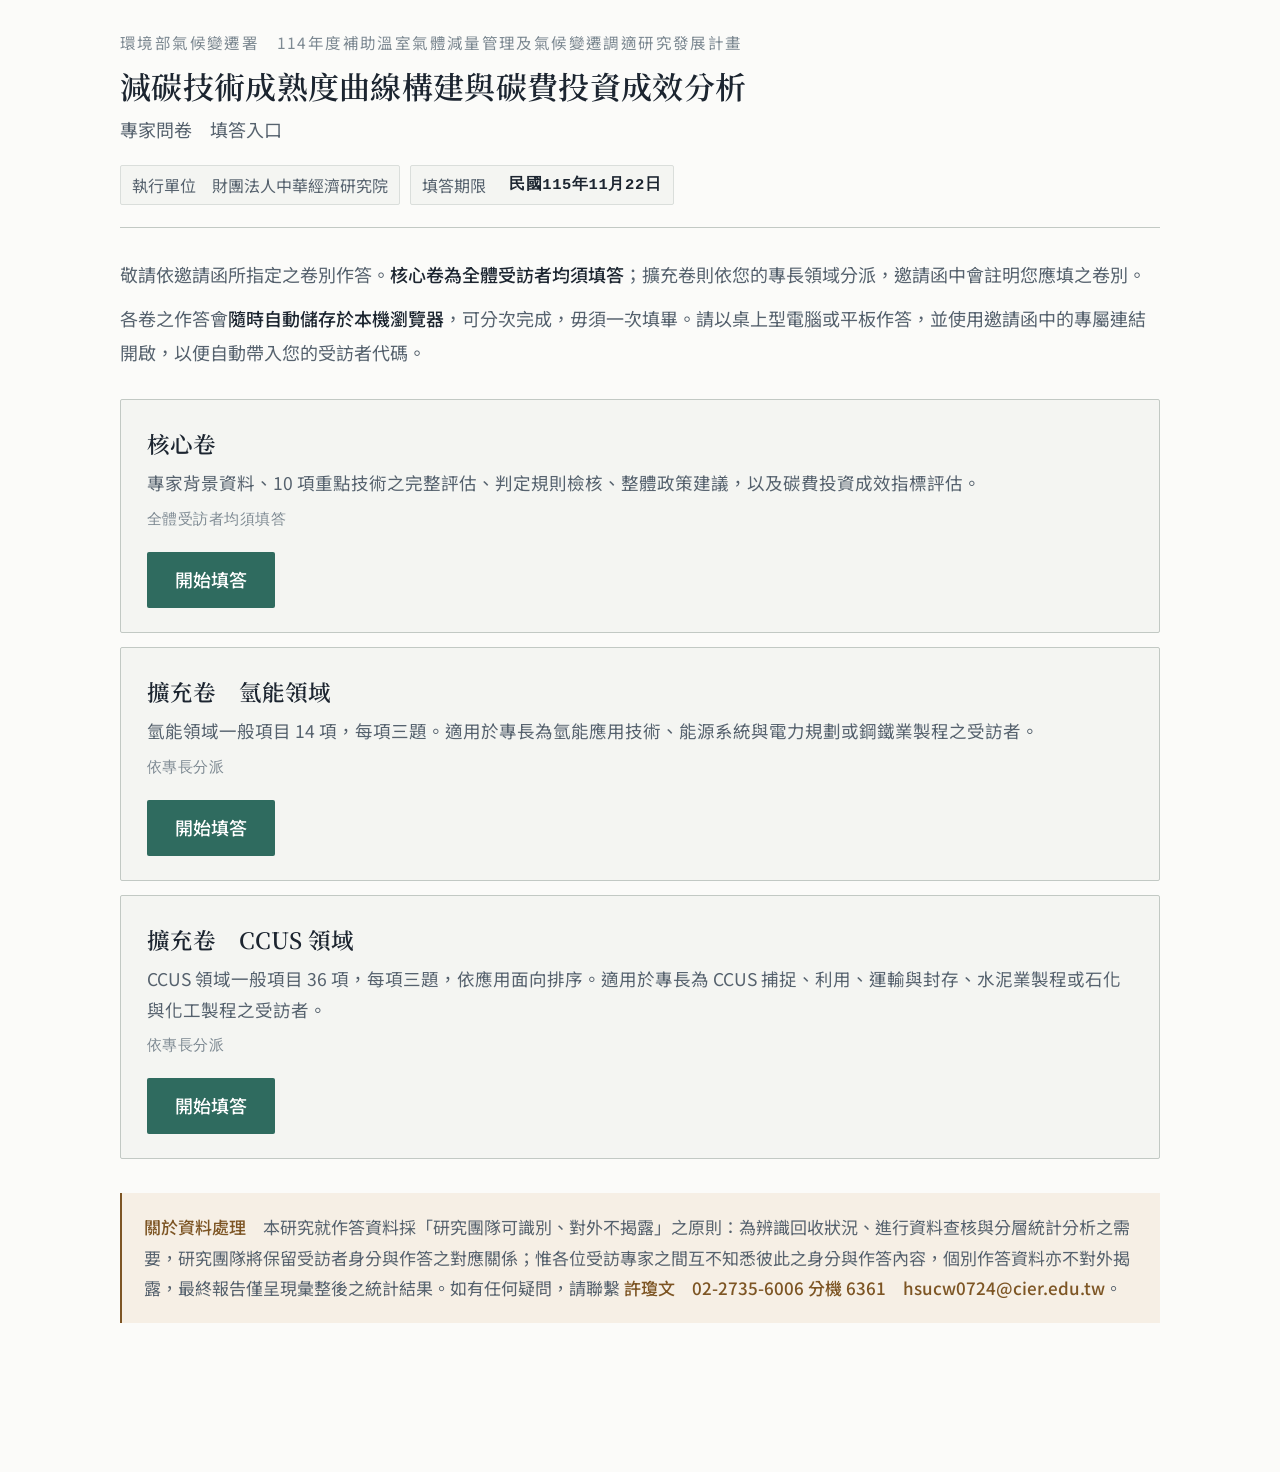
<file: index.html>
<!doctype html>
<html lang="zh-Hant">
<head>
<meta charset="utf-8">
<meta name="viewport" content="width=device-width,initial-scale=1">
<meta name="robots" content="noindex,nofollow">
<title>減碳技術成熟度專家問卷</title>
<link rel="preconnect" href="https://fonts.googleapis.com">
<link rel="preconnect" href="https://fonts.gstatic.com" crossorigin>
<link rel="stylesheet" href="https://fonts.googleapis.com/css2?family=Noto+Sans+TC:wght@400;500;700&family=Noto+Serif+TC:wght@600&display=swap">
<link rel="stylesheet" href="assets/survey.css?v=20261101a">
<style>
.cards{display:grid;gap:14px;margin-top:26px}
.card{border:1px solid var(--rule-firm);border-radius:2px;padding:24px 26px;background:var(--panel)}
.card h3{font-family:var(--serif);font-size:22.5px;font-weight:600;margin:0 0 5px}
.card p{margin:0;font-size:17.5px;color:var(--ink-soft);line-height:1.75;}
.card .facts{font-family:var(--mono);font-size:15px;color:var(--ink-faint);margin-top:9px;letter-spacing:.03em}
.card a.go{display:inline-block;margin-top:18px;background:var(--accent);color:#fff;text-decoration:none;
  padding:12px 28px;border-radius:2px;font-size:18px;font-weight:500;white-space:nowrap}
:root[data-theme="dark"] .card a.go,:root:not([data-theme="light"]) .card a.go{color:#0e1416}
@media (prefers-color-scheme:light){:root:not([data-theme="dark"]) .card a.go{color:#fff}}
.card a.go:hover{opacity:.88}
.note{margin-top:34px;padding:19px 22px;background:var(--note-soft);border-left:2px solid var(--note);
  font-size:17px;line-height:1.8;color:var(--ink-soft)}
.note b{color:var(--note);font-weight:500}
</style>
</head>
<body>
<div class="wrap">
<header class="mast">
  <p class="org">環境部氣候變遷署　114年度補助溫室氣體減量管理及氣候變遷調適研究發展計畫</p>
  <h1>減碳技術成熟度曲線構建與碳費投資成效分析</h1>
  <p class="sub">專家問卷　填答入口</p>
  <div class="who"><span class="chip">執行單位　財團法人中華經濟研究院</span>
  <span class="chip">填答期限　<b id="dl">—</b></span></div>
</header>

<div class="intro prose">
<p>敬請依邀請函所指定之卷別作答。<strong>核心卷為全體受訪者均須填答</strong>；擴充卷則依您的專長領域分派，邀請函中會註明您應填之卷別。</p>
<p>各卷之作答會<strong>隨時自動儲存於本機瀏覽器</strong>，可分次完成，毋須一次填畢。請以桌上型電腦或平板作答，並使用邀請函中的專屬連結開啟，以便自動帶入您的受訪者代碼。</p>
</div>

<div class="cards">
  <div class="card">
    <div>
      <h3>核心卷</h3>
      <p>專家背景資料、10 項重點技術之完整評估、判定規則檢核、整體政策建議，以及碳費投資成效指標評估。</p>
      <p class="facts">全體受訪者均須填答</p>
    </div>
    <a class="go" href="core.html" id="lkCore">開始填答</a>
  </div>
  <div class="card">
    <div>
      <h3>擴充卷　氫能領域</h3>
      <p>氫能領域一般項目 14 項，每項三題。適用於專長為氫能應用技術、能源系統與電力規劃或鋼鐵業製程之受訪者。</p>
      <p class="facts">依專長分派</p>
    </div>
    <a class="go" href="ext-h2.html" id="lkH2">開始填答</a>
  </div>
  <div class="card">
    <div>
      <h3>擴充卷　CCUS 領域</h3>
      <p>CCUS 領域一般項目 36 項，每項三題，依應用面向排序。適用於專長為 CCUS 捕捉、利用、運輸與封存、水泥業製程或石化與化工製程之受訪者。</p>
      <p class="facts">依專長分派</p>
    </div>
    <a class="go" href="ext-ccus.html" id="lkCCUS">開始填答</a>
  </div>
</div>

<p class="note"><b>關於資料處理　</b>本研究就作答資料採「研究團隊可識別、對外不揭露」之原則：為辨識回收狀況、進行資料查核與分層統計分析之需要，研究團隊將保留受訪者身分與作答之對應關係；惟各位受訪專家之間互不知悉彼此之身分與作答內容，個別作答資料亦不對外揭露，最終報告僅呈現彙整後之統計結果。如有任何疑問，請聯繫 <b id="ct">—</b>。</p>
</div>
<script src="assets/config.js?v=20261101a"></script>
<script>
(function(){
  var C=window.CIER_CONFIG||{};
  document.getElementById("dl").textContent=C.deadline||"—";
  document.getElementById("ct").textContent=(C.contactName||"")+"　"+(C.contactPhone||"")+"　"+(C.contactEmail||"");
  try{
    var id=new URLSearchParams(location.search).get("id");
    if(id){
      ["lkCore","lkH2","lkCCUS"].forEach(function(k){
        var a=document.getElementById(k);
        a.href=a.getAttribute("href")+"?id="+encodeURIComponent(id);
      });
    }
  }catch(e){}
})();
</script>
</body>
</html>
</file>
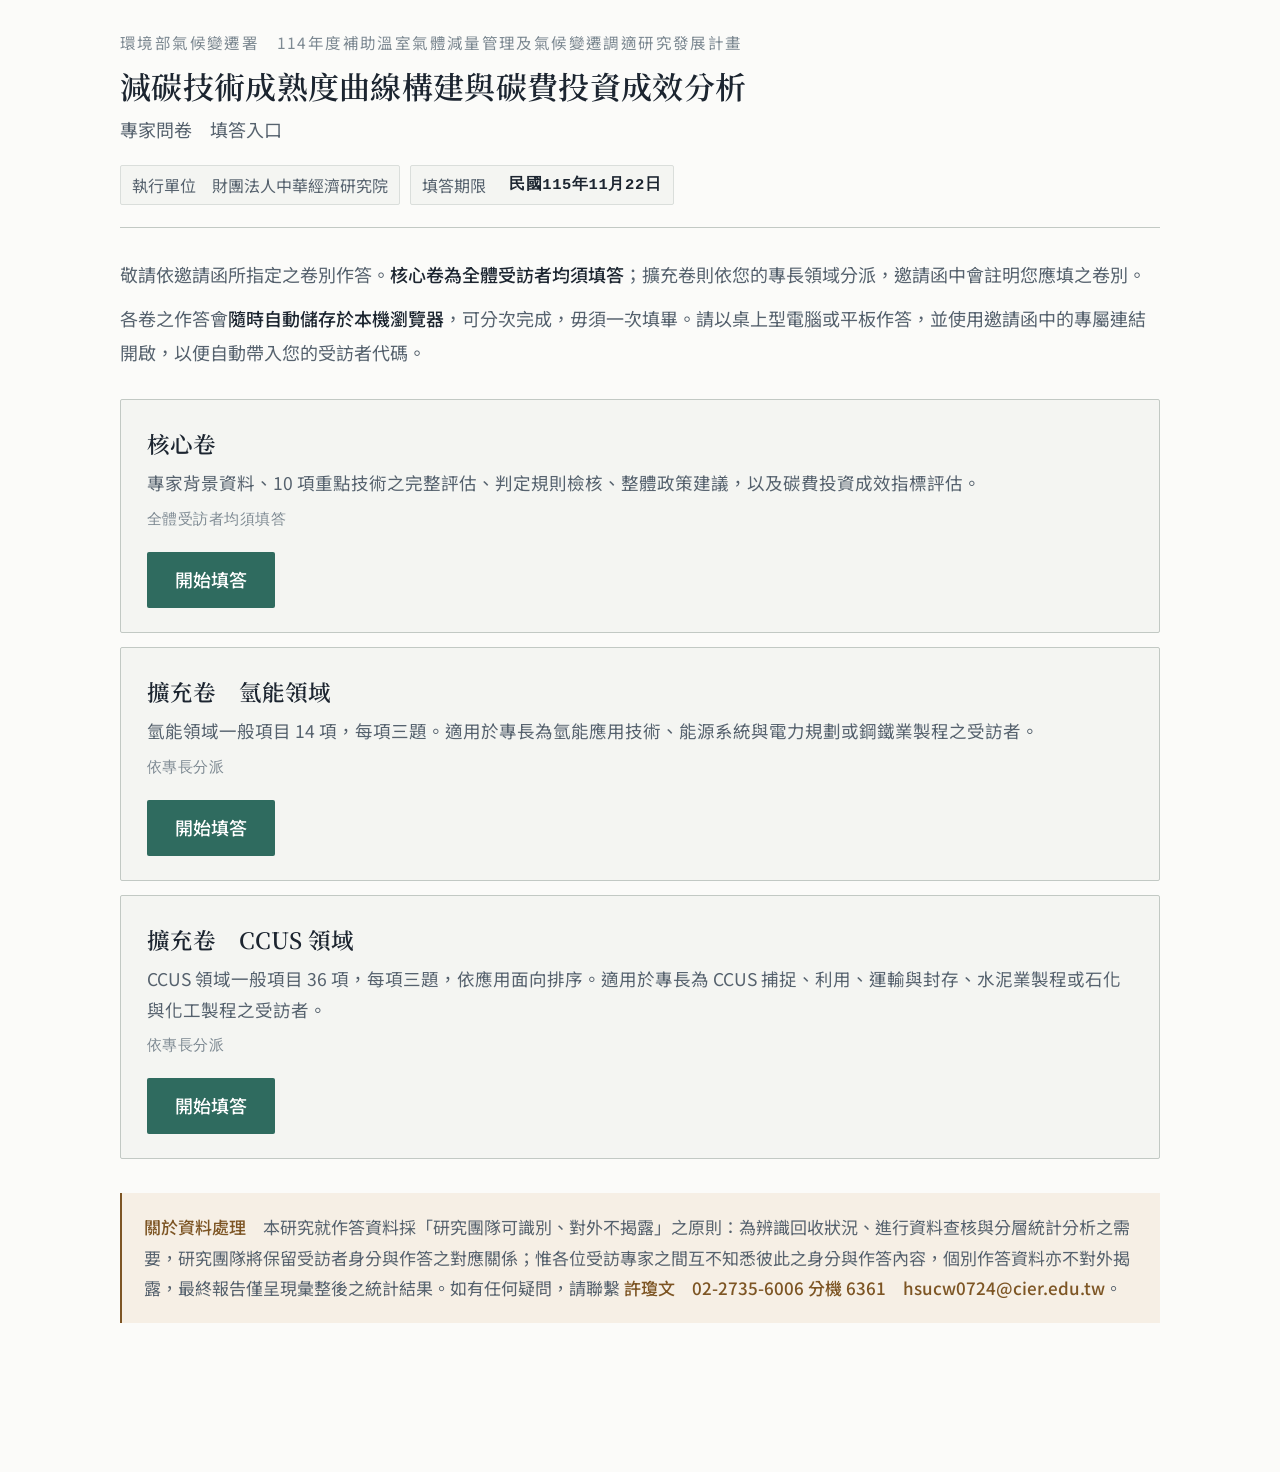
<file: site/index.html>
<!doctype html>
<html lang="zh-Hant">
<head>
<meta charset="utf-8">
<meta name="viewport" content="width=device-width,initial-scale=1">
<meta name="robots" content="noindex,nofollow">
<title>減碳技術成熟度專家問卷</title>
<link rel="preconnect" href="https://fonts.googleapis.com">
<link rel="preconnect" href="https://fonts.gstatic.com" crossorigin>
<link rel="stylesheet" href="https://fonts.googleapis.com/css2?family=Noto+Sans+TC:wght@400;500;700&family=Noto+Serif+TC:wght@600&display=swap">
<link rel="stylesheet" href="assets/survey.css">
<style>
.cards{display:grid;gap:14px;margin-top:26px}
.card{border:1px solid var(--rule-firm);border-radius:2px;padding:24px 26px;background:var(--panel)}
.card h3{font-family:var(--serif);font-size:22.5px;font-weight:600;margin:0 0 5px}
.card p{margin:0;font-size:17.5px;color:var(--ink-soft);line-height:1.75;}
.card .facts{font-family:var(--mono);font-size:15px;color:var(--ink-faint);margin-top:9px;letter-spacing:.03em}
.card a.go{display:inline-block;margin-top:18px;background:var(--accent);color:#fff;text-decoration:none;
  padding:12px 28px;border-radius:2px;font-size:18px;font-weight:500;white-space:nowrap}
:root[data-theme="dark"] .card a.go,:root:not([data-theme="light"]) .card a.go{color:#0e1416}
@media (prefers-color-scheme:light){:root:not([data-theme="dark"]) .card a.go{color:#fff}}
.card a.go:hover{opacity:.88}
.note{margin-top:34px;padding:19px 22px;background:var(--note-soft);border-left:2px solid var(--note);
  font-size:17px;line-height:1.8;color:var(--ink-soft)}
.note b{color:var(--note);font-weight:500}
</style>
</head>
<body>
<div class="wrap">
<header class="mast">
  <p class="org">環境部氣候變遷署　114年度補助溫室氣體減量管理及氣候變遷調適研究發展計畫</p>
  <h1>減碳技術成熟度曲線構建與碳費投資成效分析</h1>
  <p class="sub">專家問卷　填答入口</p>
  <div class="who"><span class="chip">執行單位　財團法人中華經濟研究院</span>
  <span class="chip">填答期限　<b id="dl">—</b></span></div>
</header>

<div class="intro prose">
<p>敬請依邀請函所指定之卷別作答。<strong>核心卷為全體受訪者均須填答</strong>；擴充卷則依您的專長領域分派，邀請函中會註明您應填之卷別。</p>
<p>各卷之作答會<strong>隨時自動儲存於本機瀏覽器</strong>，可分次完成，毋須一次填畢。請以桌上型電腦或平板作答，並使用邀請函中的專屬連結開啟，以便自動帶入您的受訪者代碼。</p>
</div>

<div class="cards">
  <div class="card">
    <div>
      <h3>核心卷</h3>
      <p>專家背景資料、10 項重點技術之完整評估、判定規則檢核、整體政策建議，以及碳費投資成效指標評估。</p>
      <p class="facts">全體受訪者均須填答</p>
    </div>
    <a class="go" href="core.html" id="lkCore">開始填答</a>
  </div>
  <div class="card">
    <div>
      <h3>擴充卷　氫能領域</h3>
      <p>氫能領域一般項目 14 項，每項三題。適用於專長為氫能應用技術、能源系統與電力規劃或鋼鐵業製程之受訪者。</p>
      <p class="facts">依專長分派</p>
    </div>
    <a class="go" href="ext-h2.html" id="lkH2">開始填答</a>
  </div>
  <div class="card">
    <div>
      <h3>擴充卷　CCUS 領域</h3>
      <p>CCUS 領域一般項目 36 項，每項三題，依應用面向排序。適用於專長為 CCUS 捕捉、利用、運輸與封存、水泥業製程或石化與化工製程之受訪者。</p>
      <p class="facts">依專長分派</p>
    </div>
    <a class="go" href="ext-ccus.html" id="lkCCUS">開始填答</a>
  </div>
</div>

<p class="note"><b>關於資料處理　</b>本研究就作答資料採「研究團隊可識別、對外不揭露」之原則：為辨識回收狀況、進行資料查核與分層統計分析之需要，研究團隊將保留受訪者身分與作答之對應關係；惟各位受訪專家之間互不知悉彼此之身分與作答內容，個別作答資料亦不對外揭露，最終報告僅呈現彙整後之統計結果。如有任何疑問，請聯繫 <b id="ct">—</b>。</p>
</div>
<script src="assets/config.js"></script>
<script>
(function(){
  var C=window.CIER_CONFIG||{};
  document.getElementById("dl").textContent=C.deadline||"—";
  document.getElementById("ct").textContent=(C.contactName||"")+"　"+(C.contactPhone||"")+"　"+(C.contactEmail||"");
  try{
    var id=new URLSearchParams(location.search).get("id");
    if(id){
      ["lkCore","lkH2","lkCCUS"].forEach(function(k){
        var a=document.getElementById(k);
        a.href=a.getAttribute("href")+"?id="+encodeURIComponent(id);
      });
    }
  }catch(e){}
})();
</script>
</body>
</html>
</file>
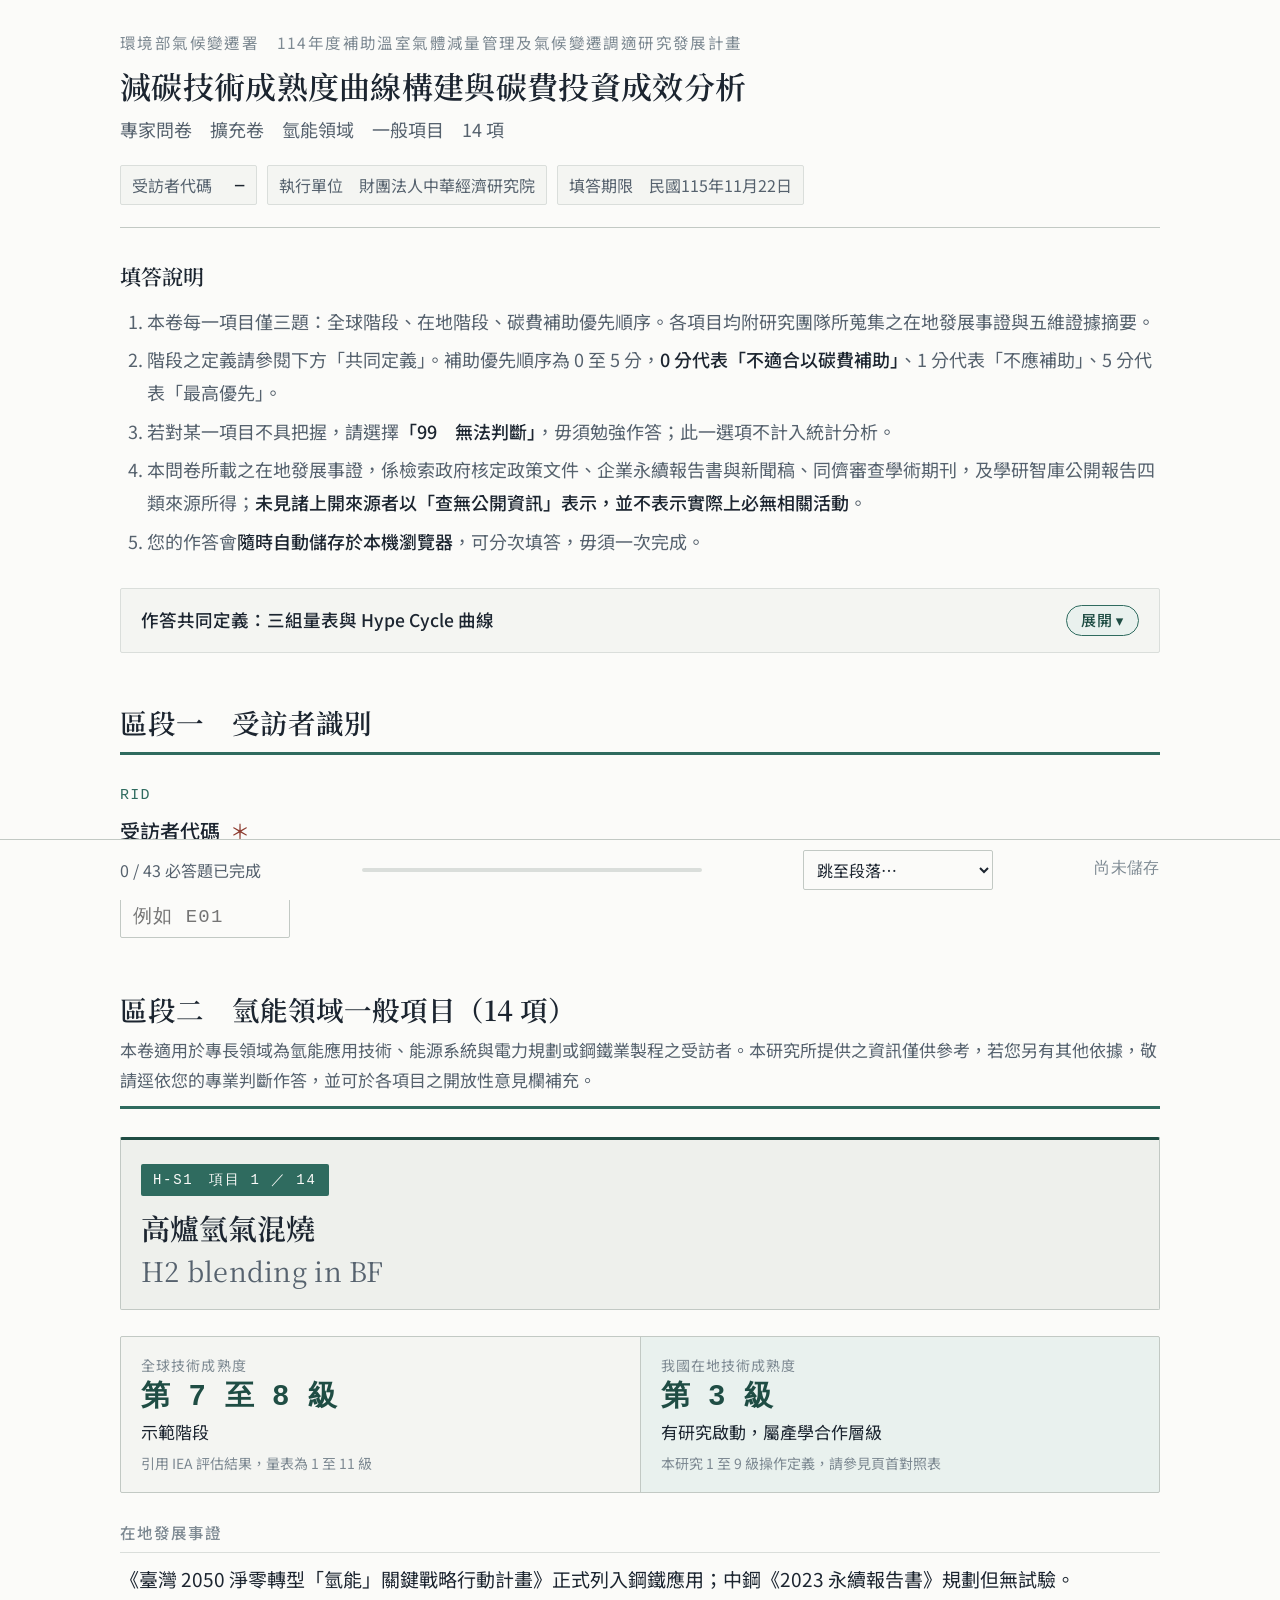
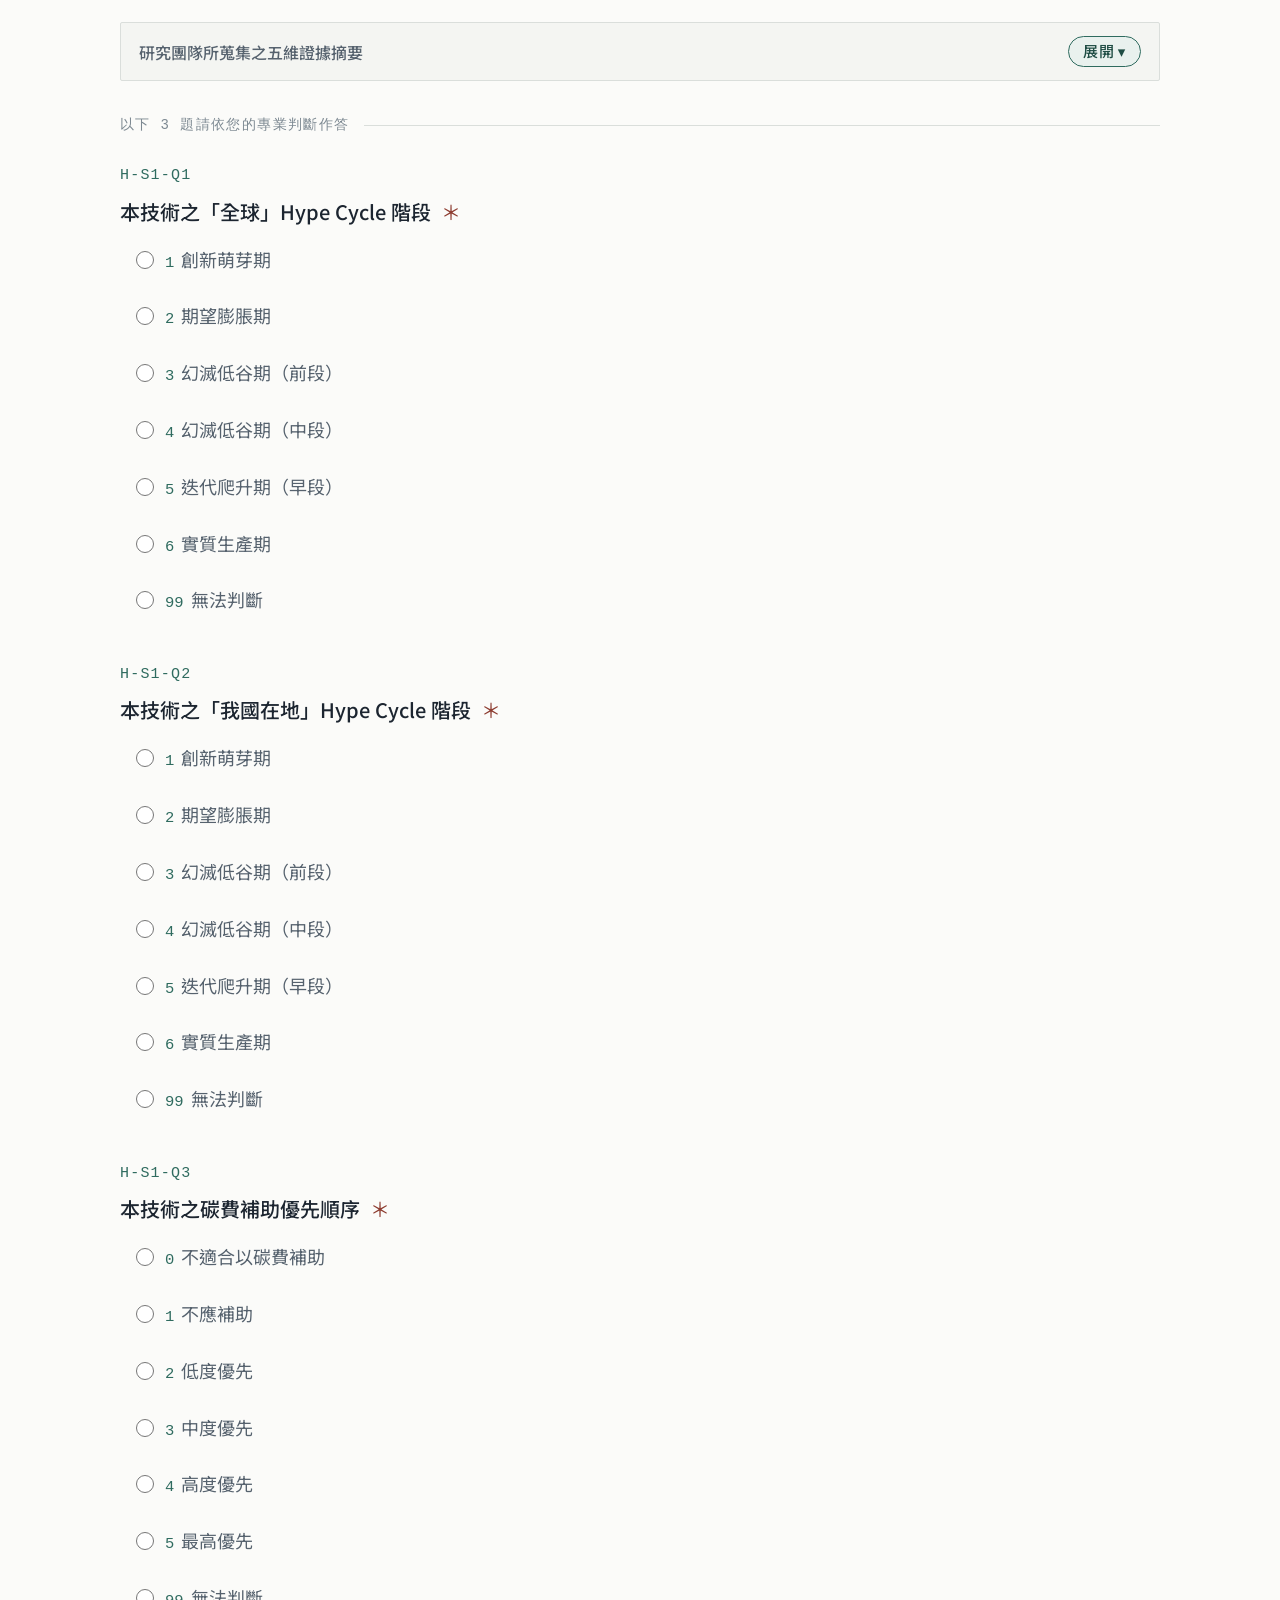
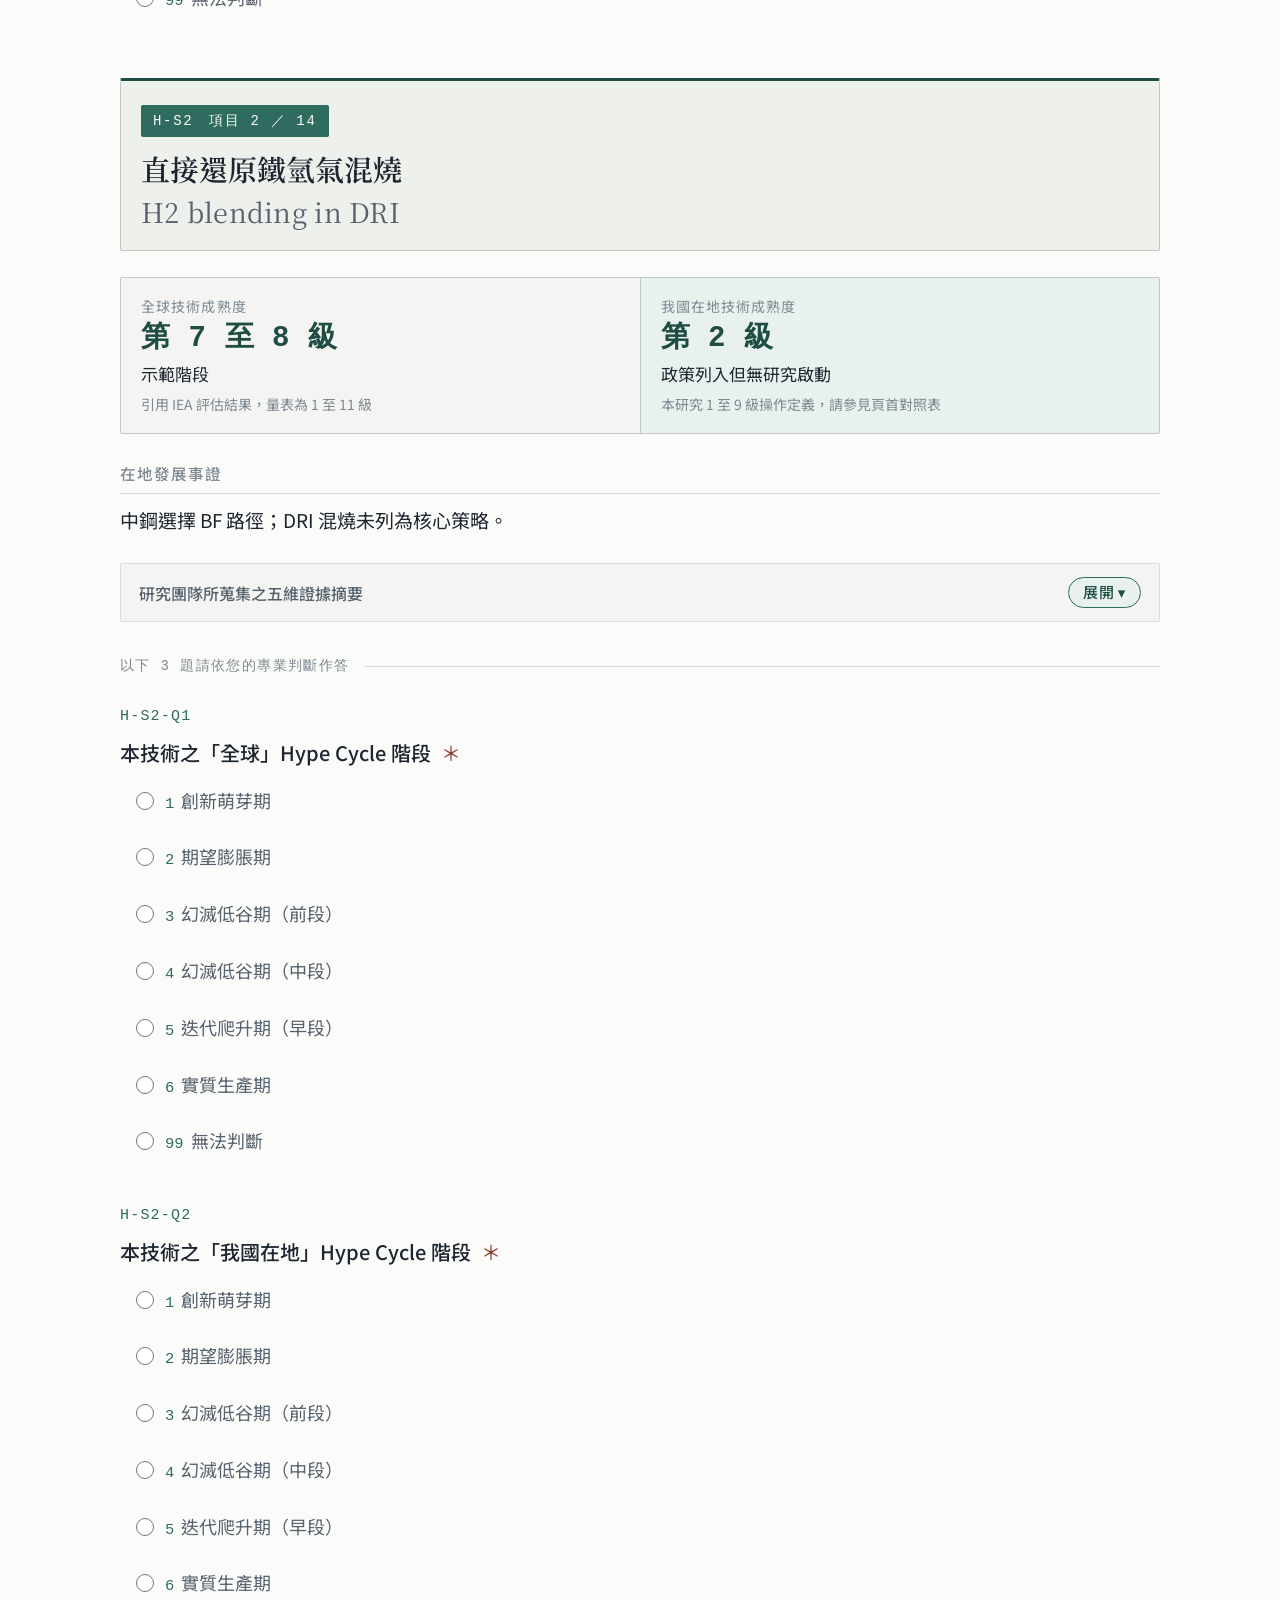
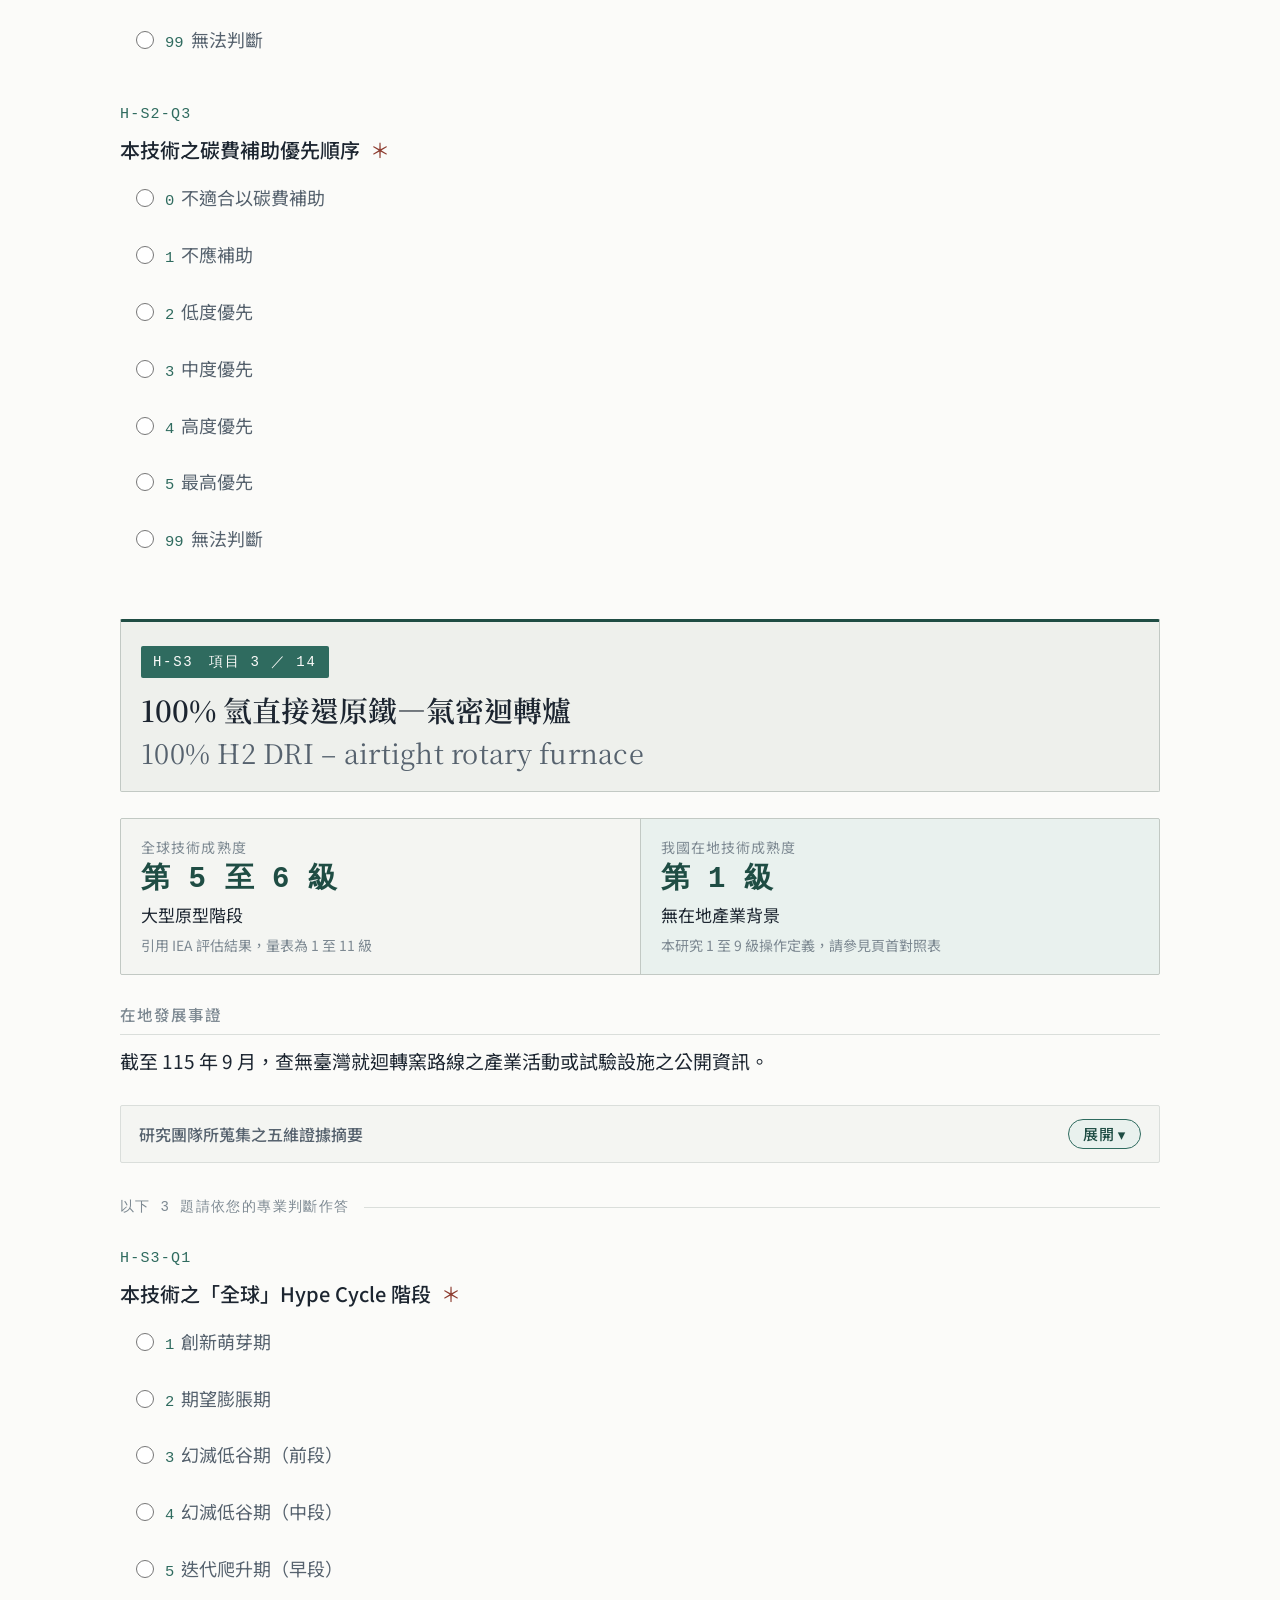
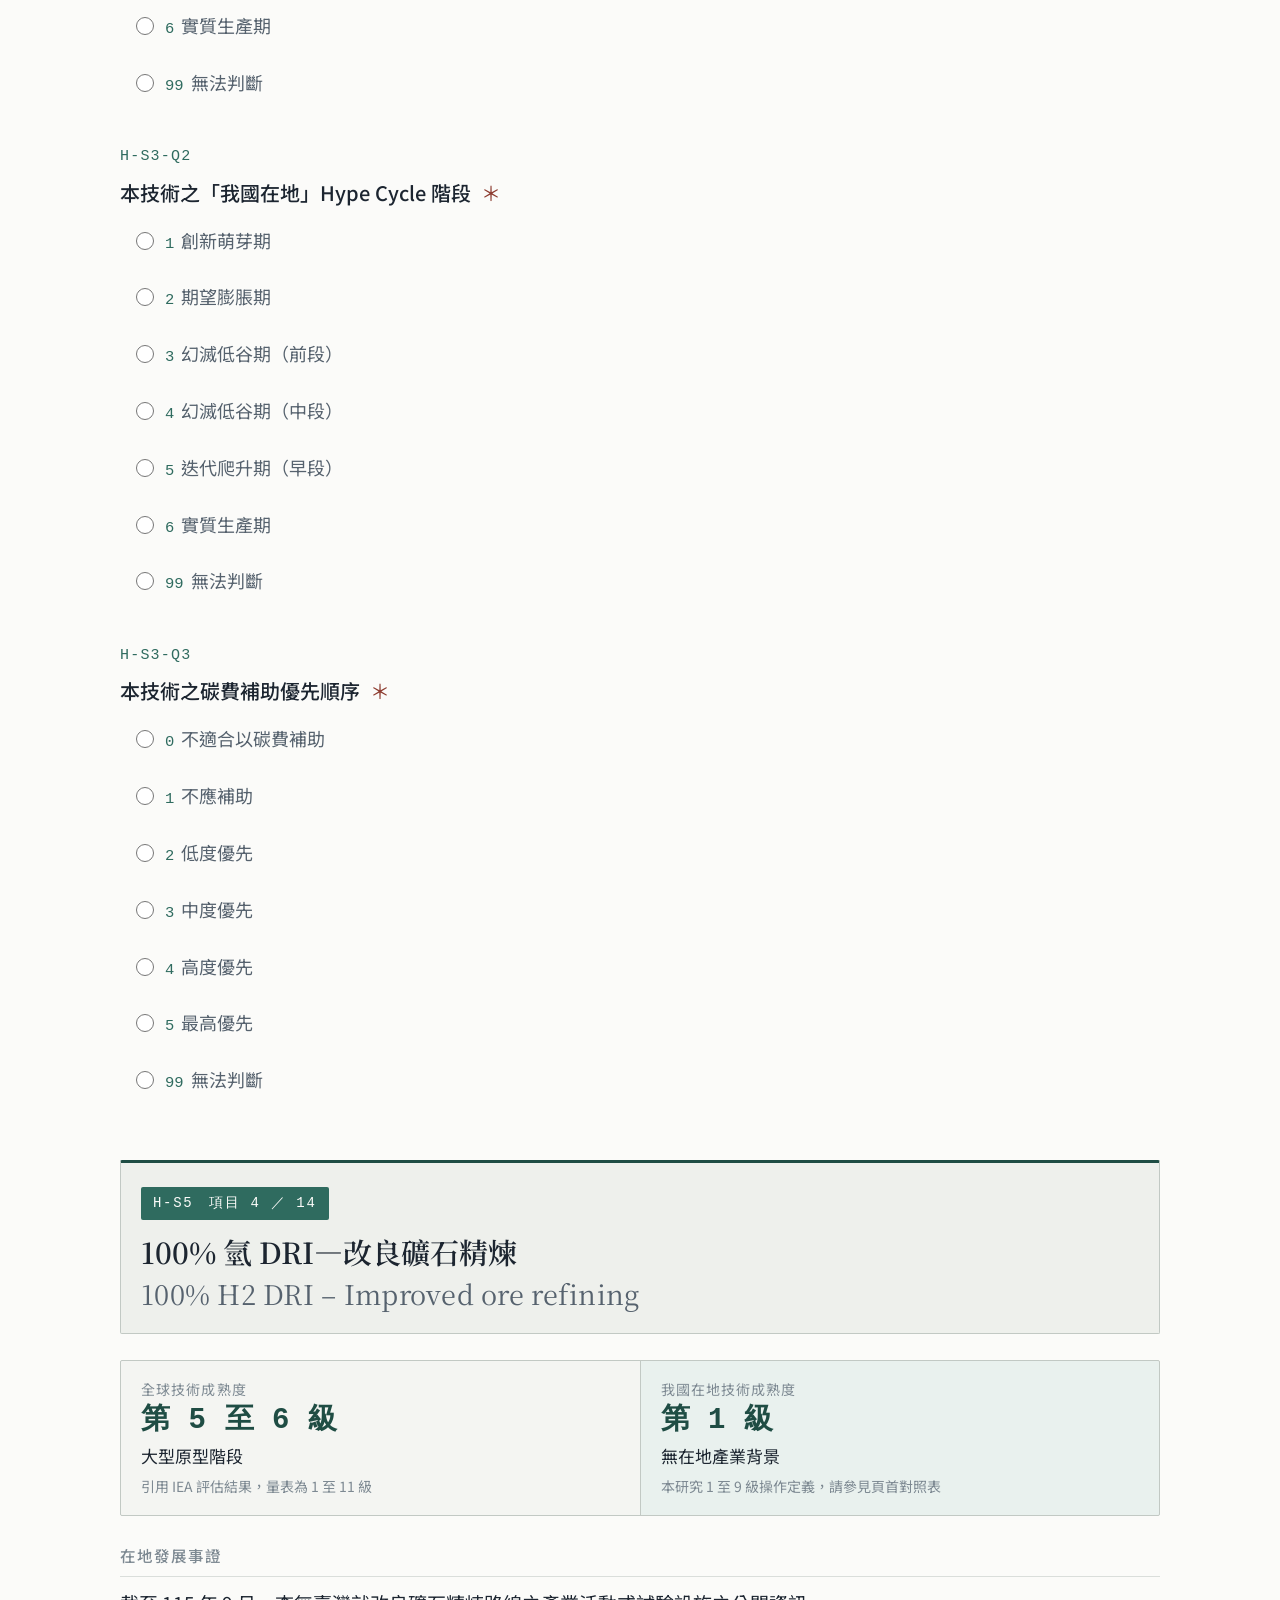
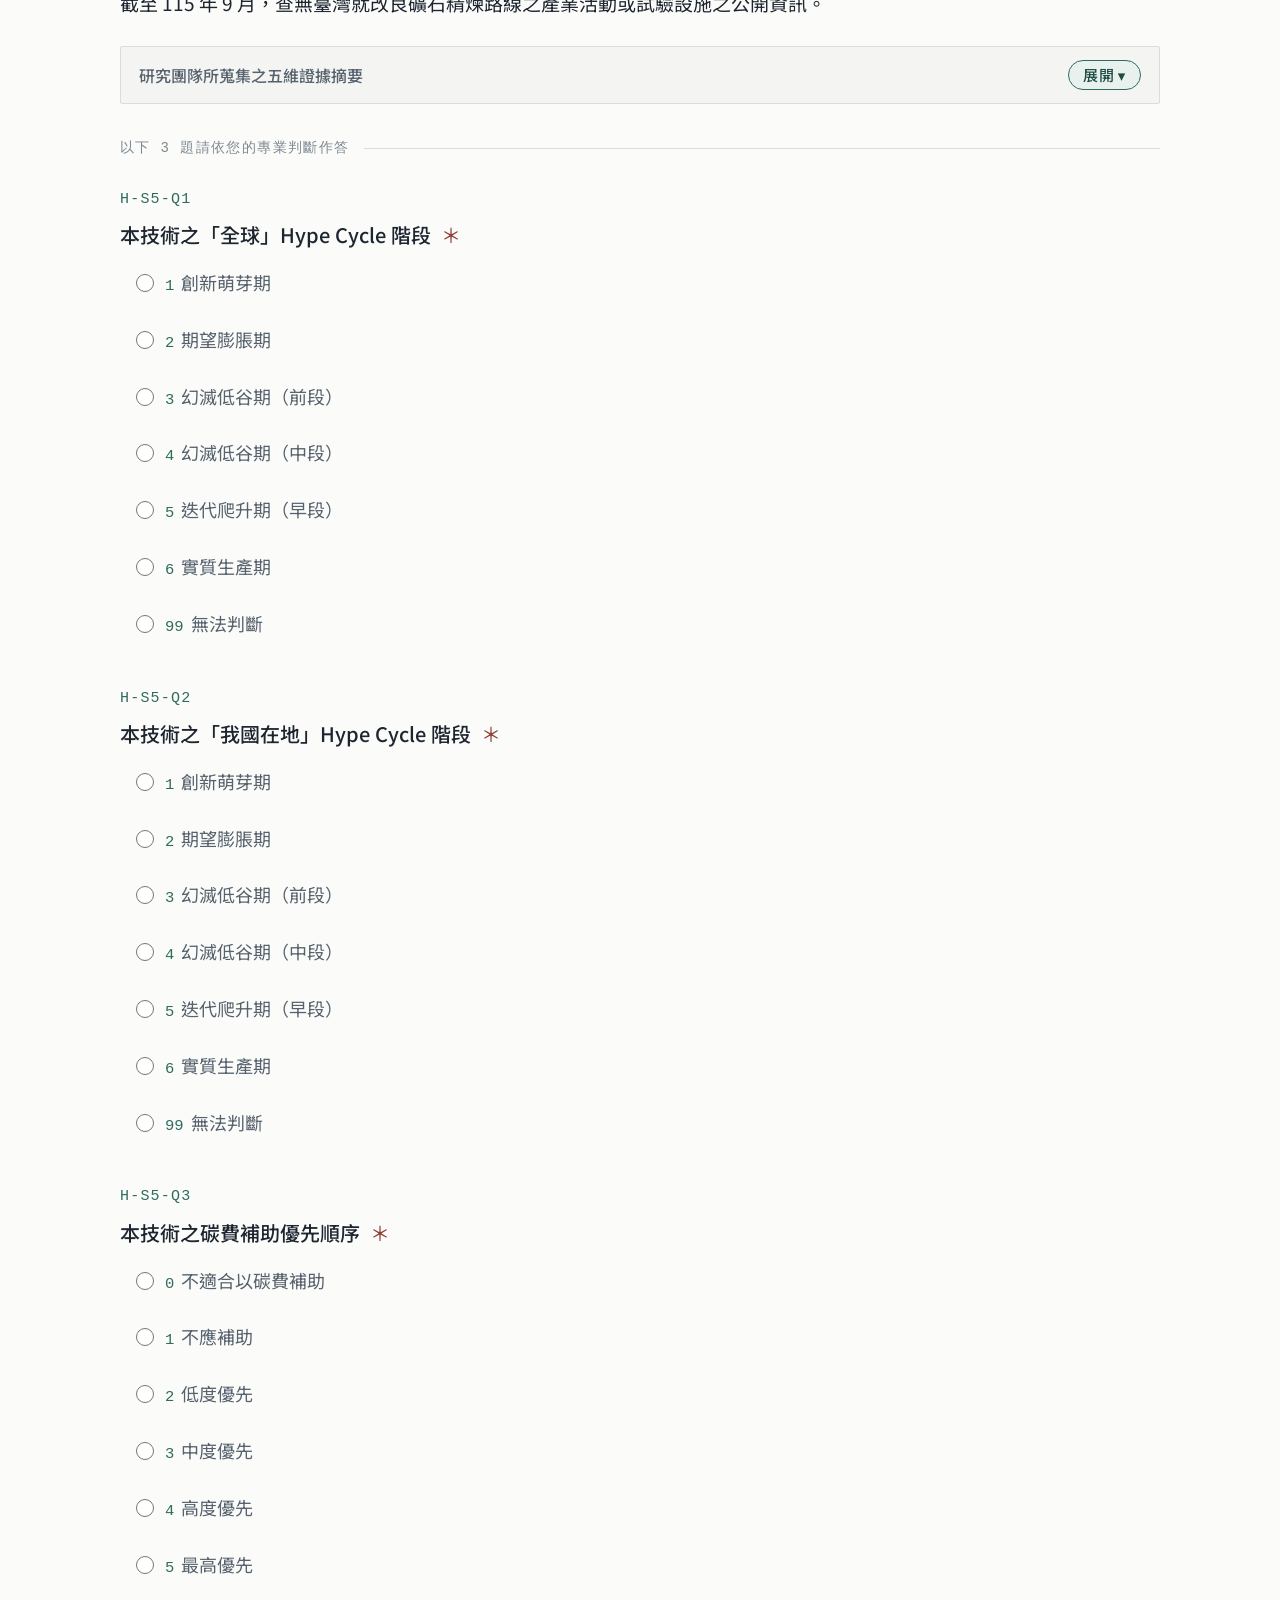
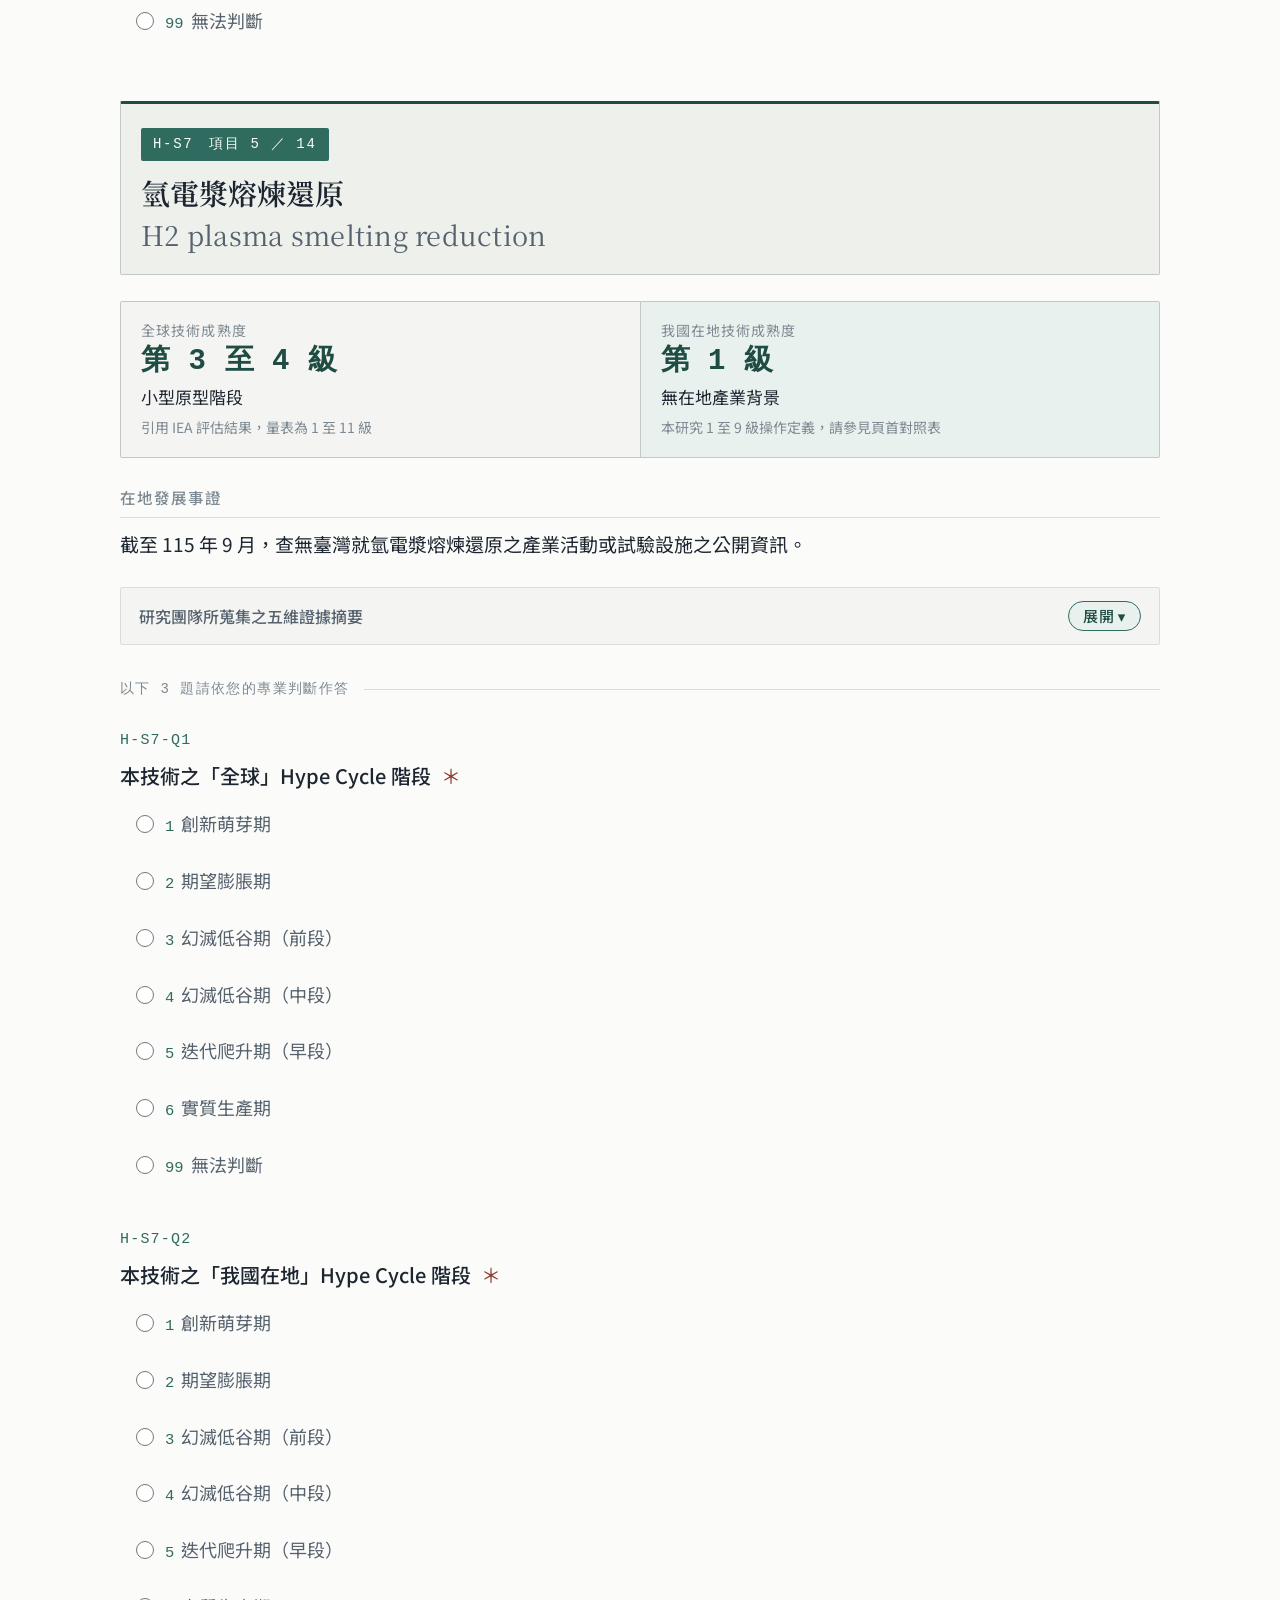
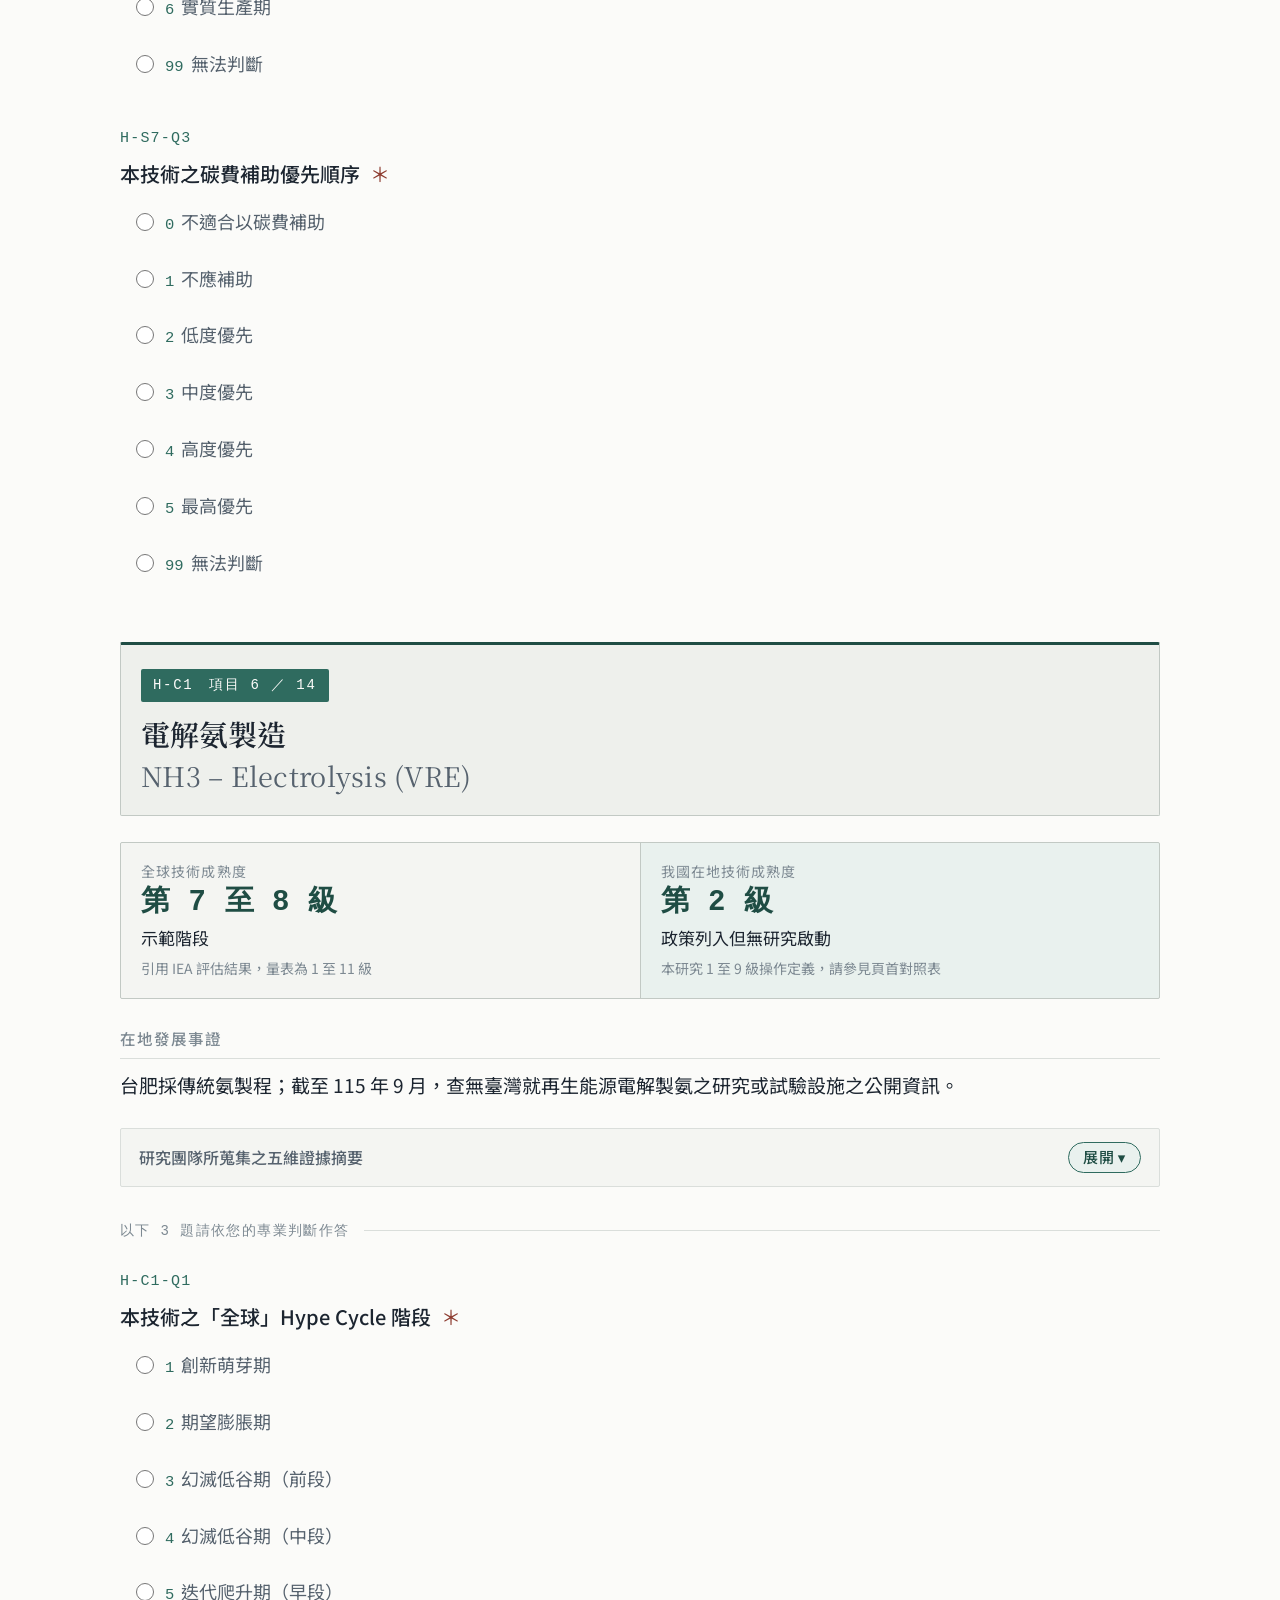
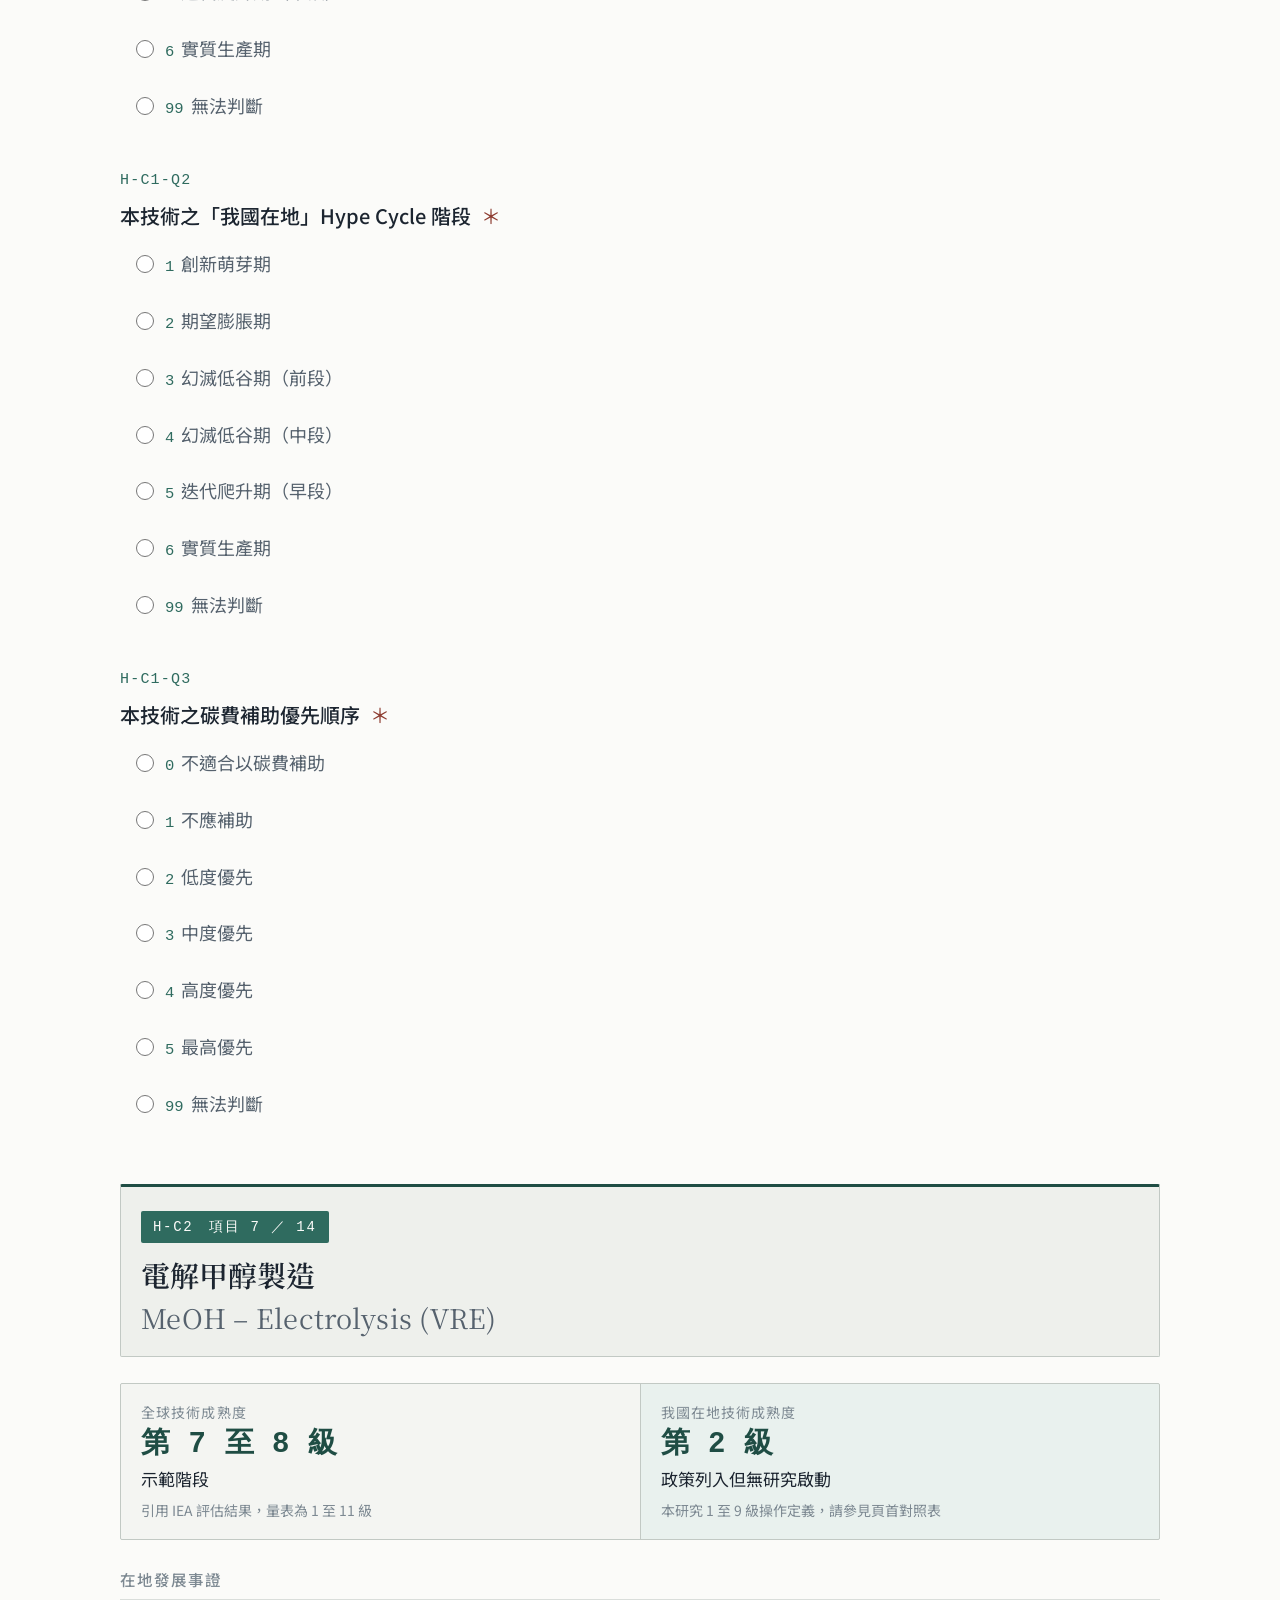
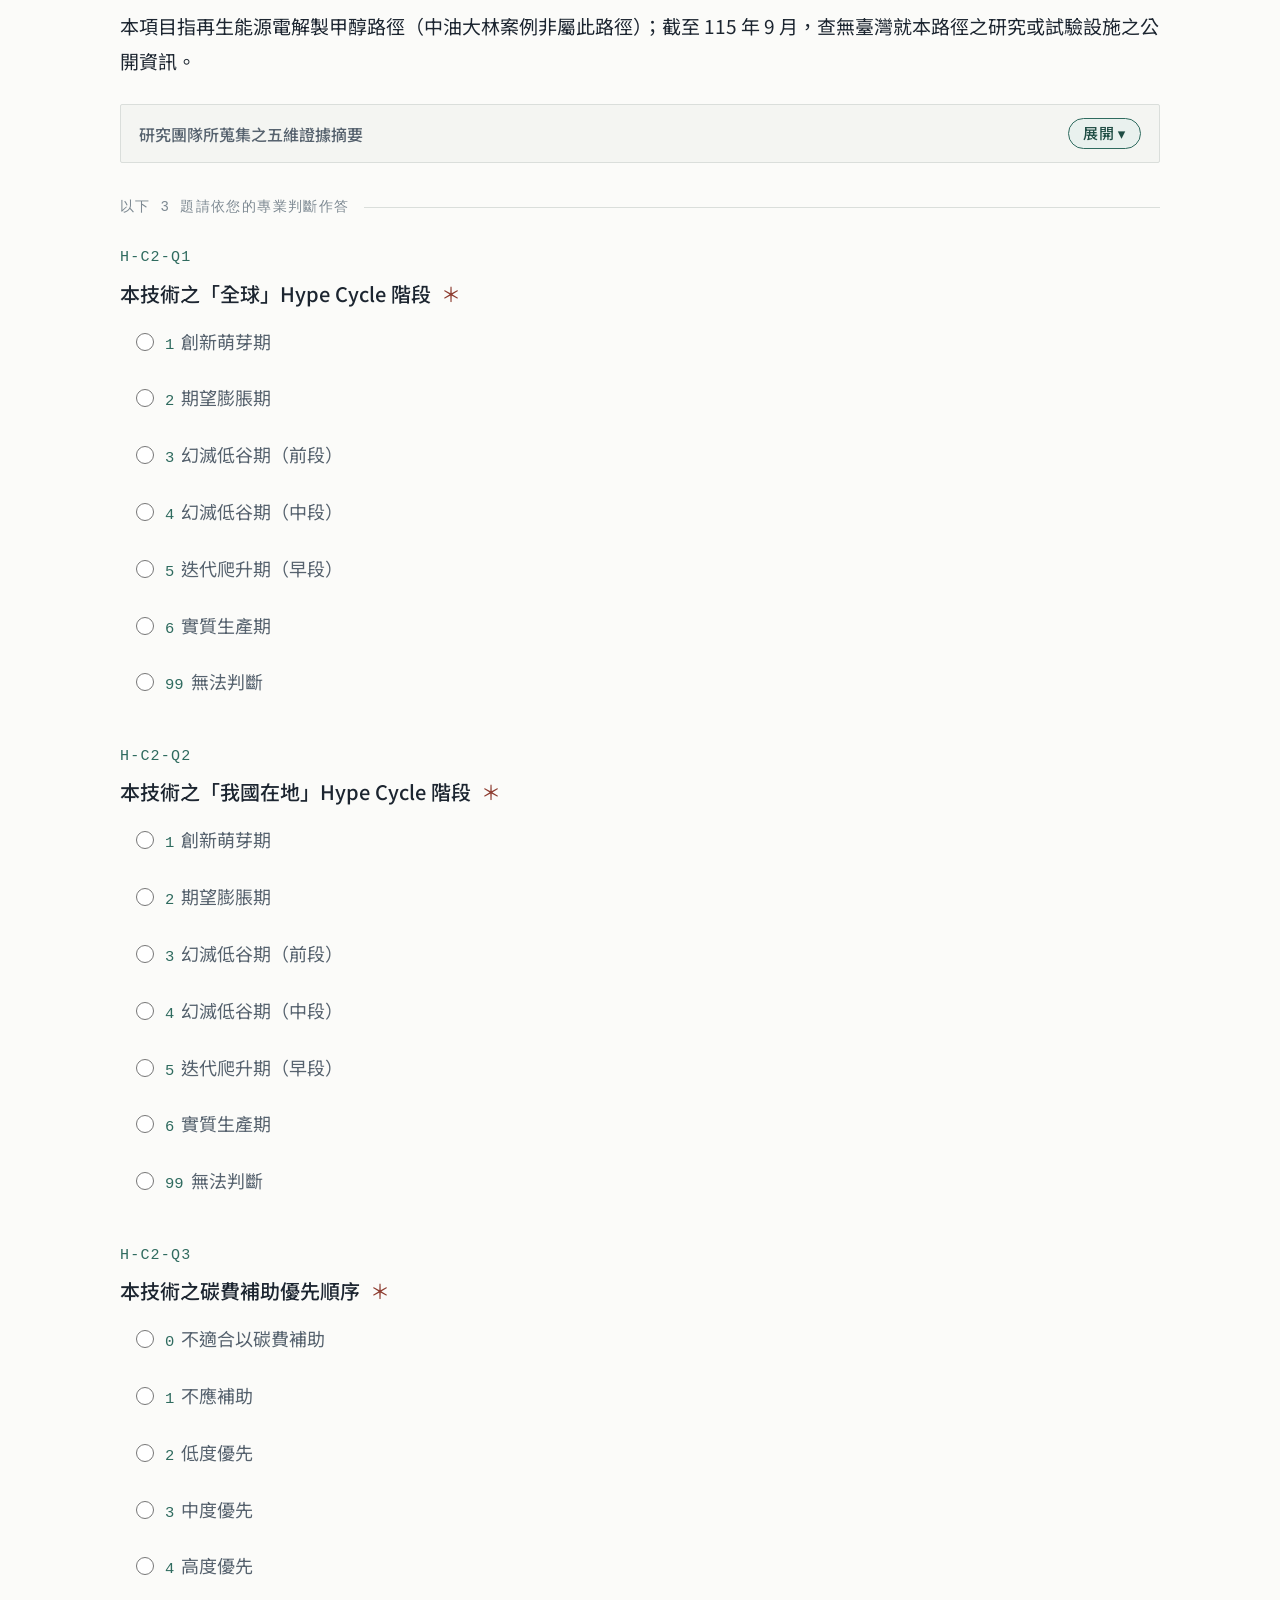
<file: ext-h2.html>
<!doctype html>
<html lang="zh-Hant">
<head>
<meta charset="utf-8">
<meta name="viewport" content="width=device-width,initial-scale=1">
<meta name="robots" content="noindex,nofollow">
<title>擴充卷氫能｜減碳技術成熟度專家問卷</title>
<link rel="preconnect" href="https://fonts.googleapis.com">
<link rel="preconnect" href="https://fonts.gstatic.com" crossorigin>
<link rel="stylesheet" href="https://fonts.googleapis.com/css2?family=Noto+Sans+TC:wght@400;500;700&family=Noto+Serif+TC:wght@600&display=swap">
<link rel="stylesheet" href="assets/survey.css?v=20261101a">
</head>
<body>
<div class="wrap"><div id="app"></div></div>
<script src="assets/config.js?v=20261101a"></script>
<script src="data/ext-h2.js?v=20261101a"></script>
<script src="assets/survey.js?v=20261101a"></script>
</body>
</html>
</file>
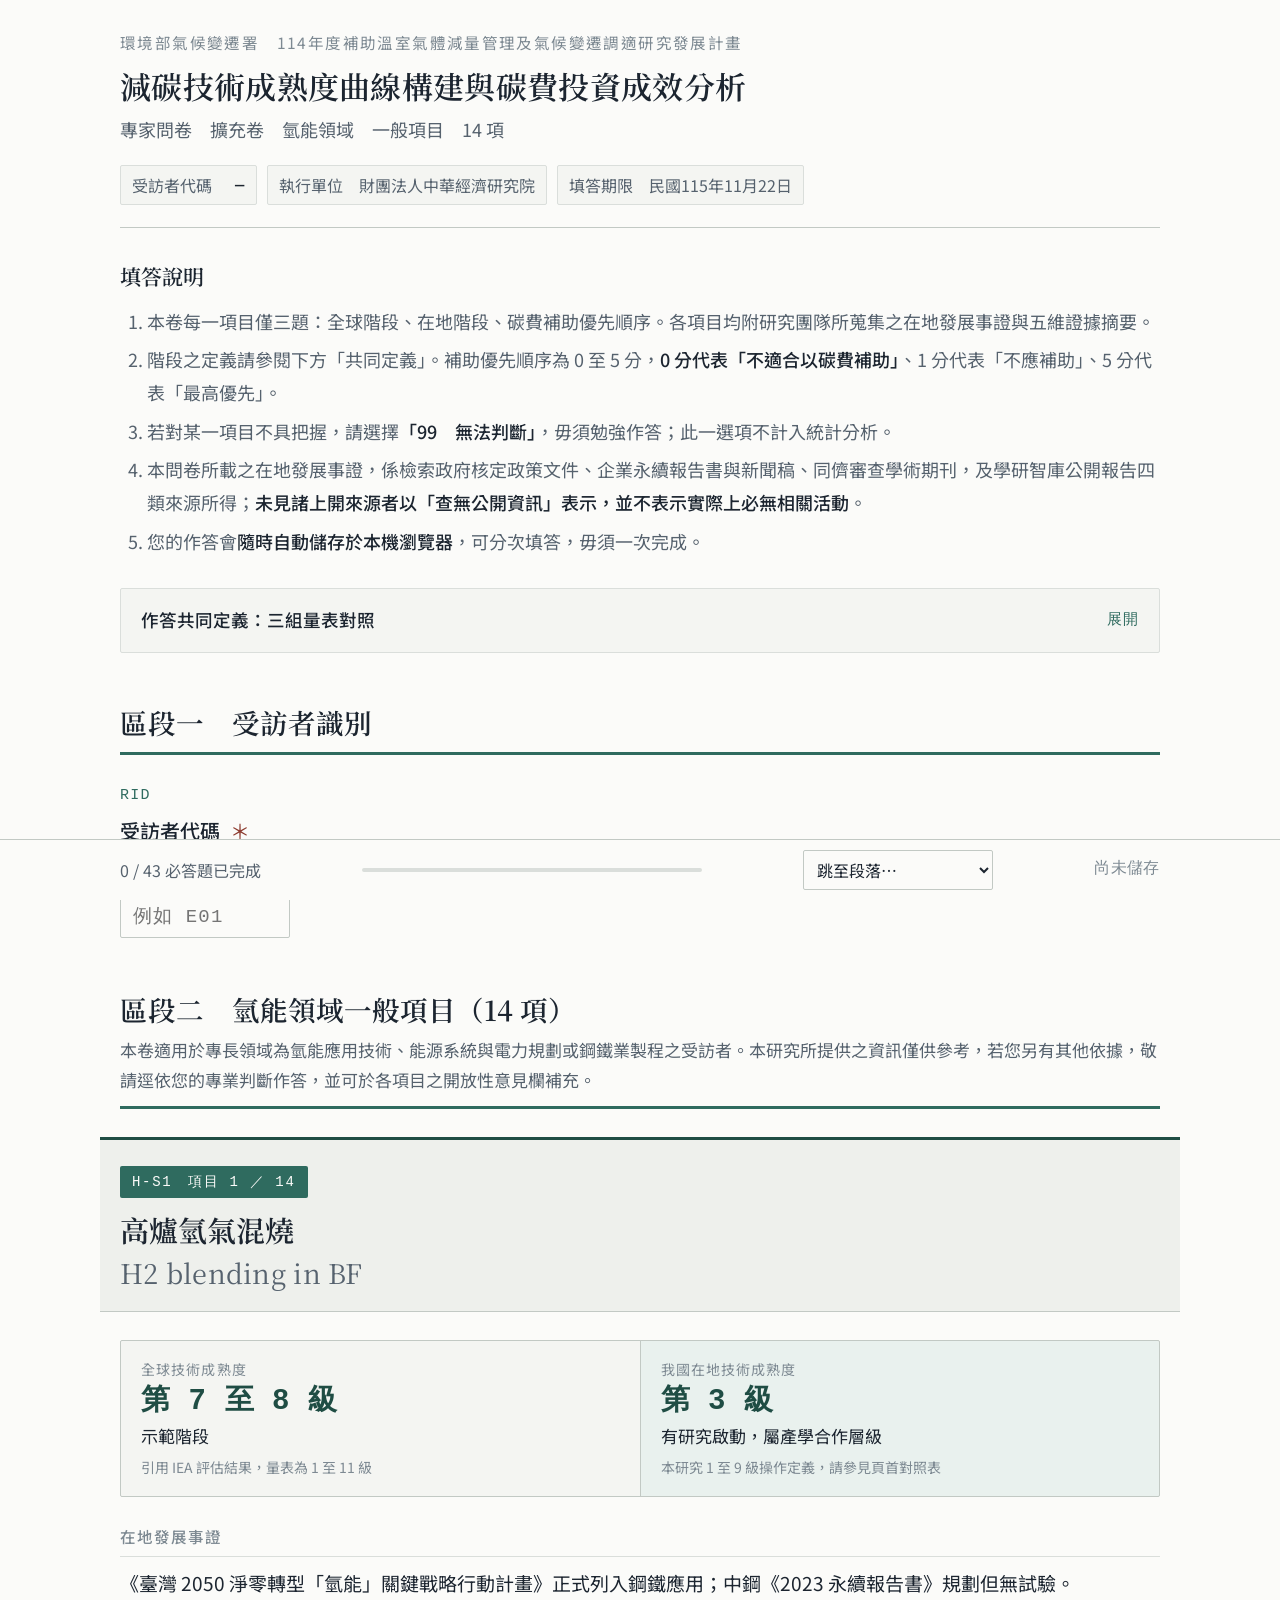
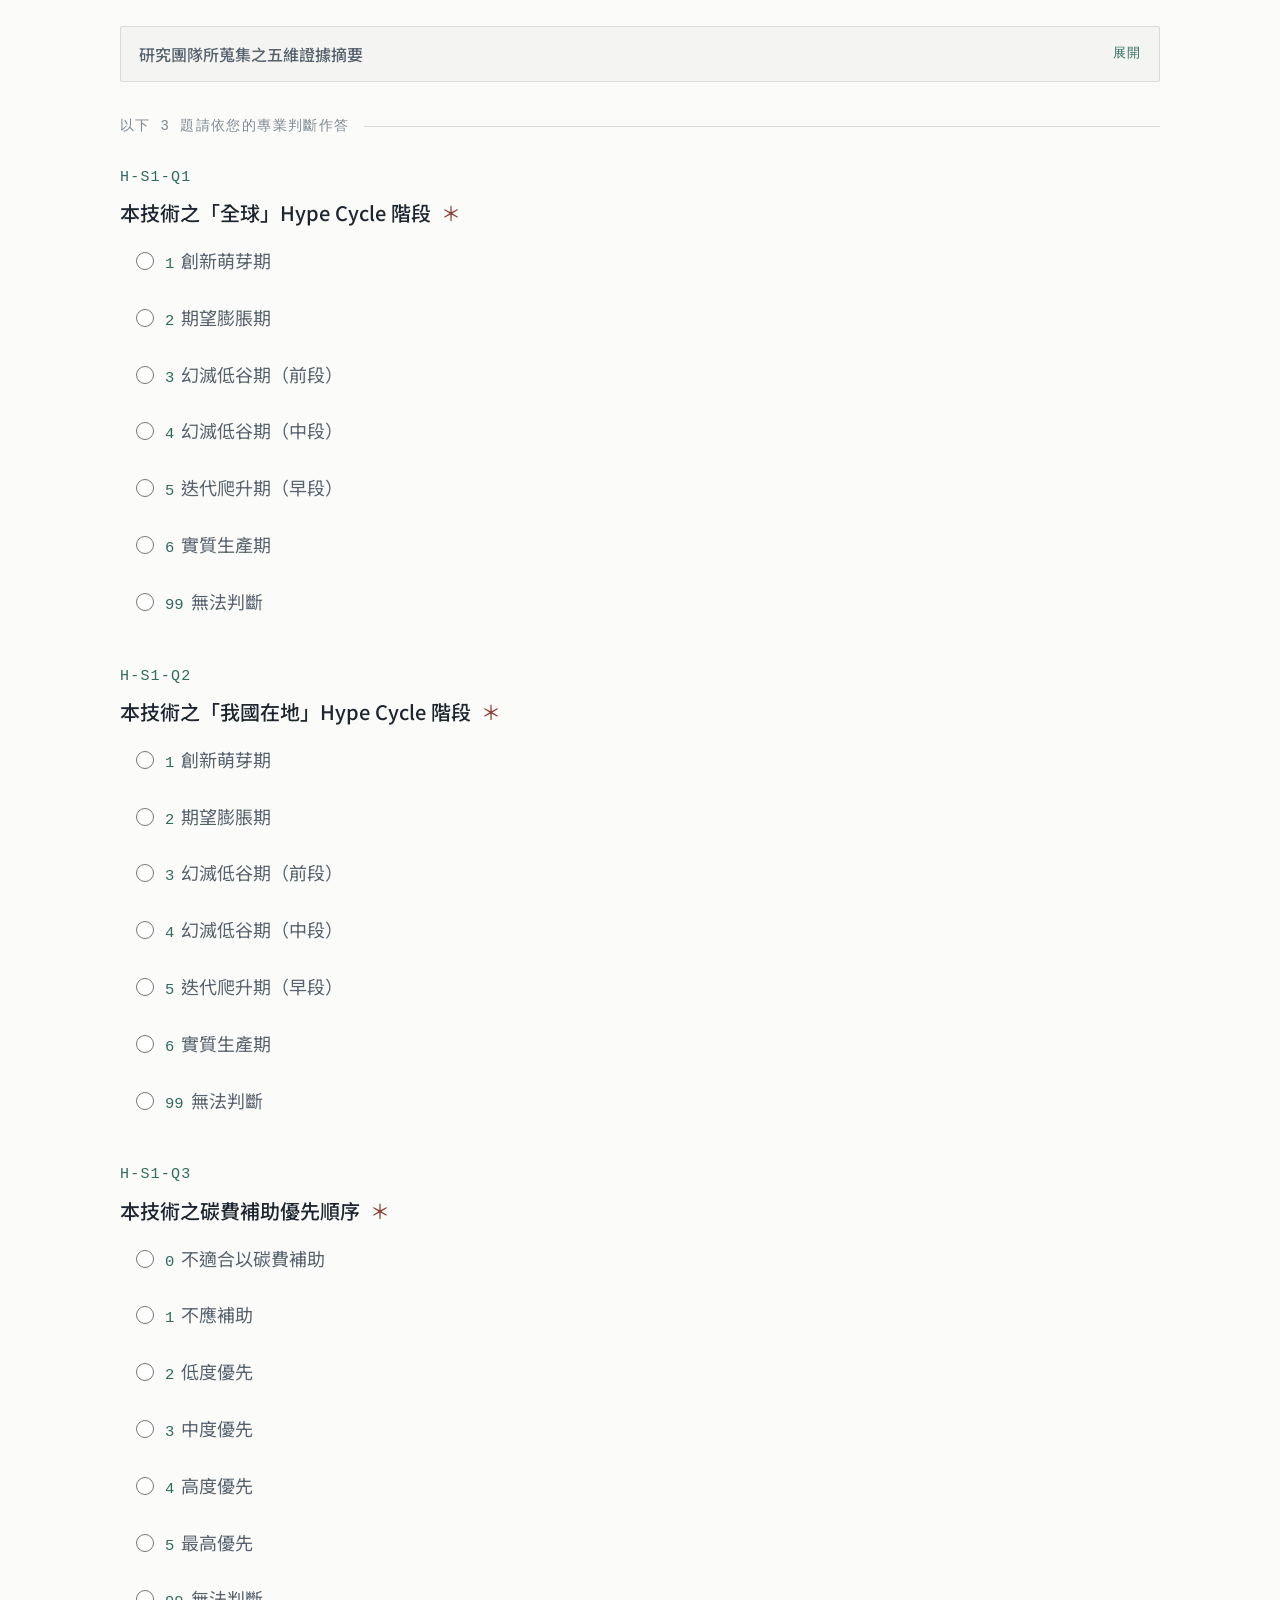
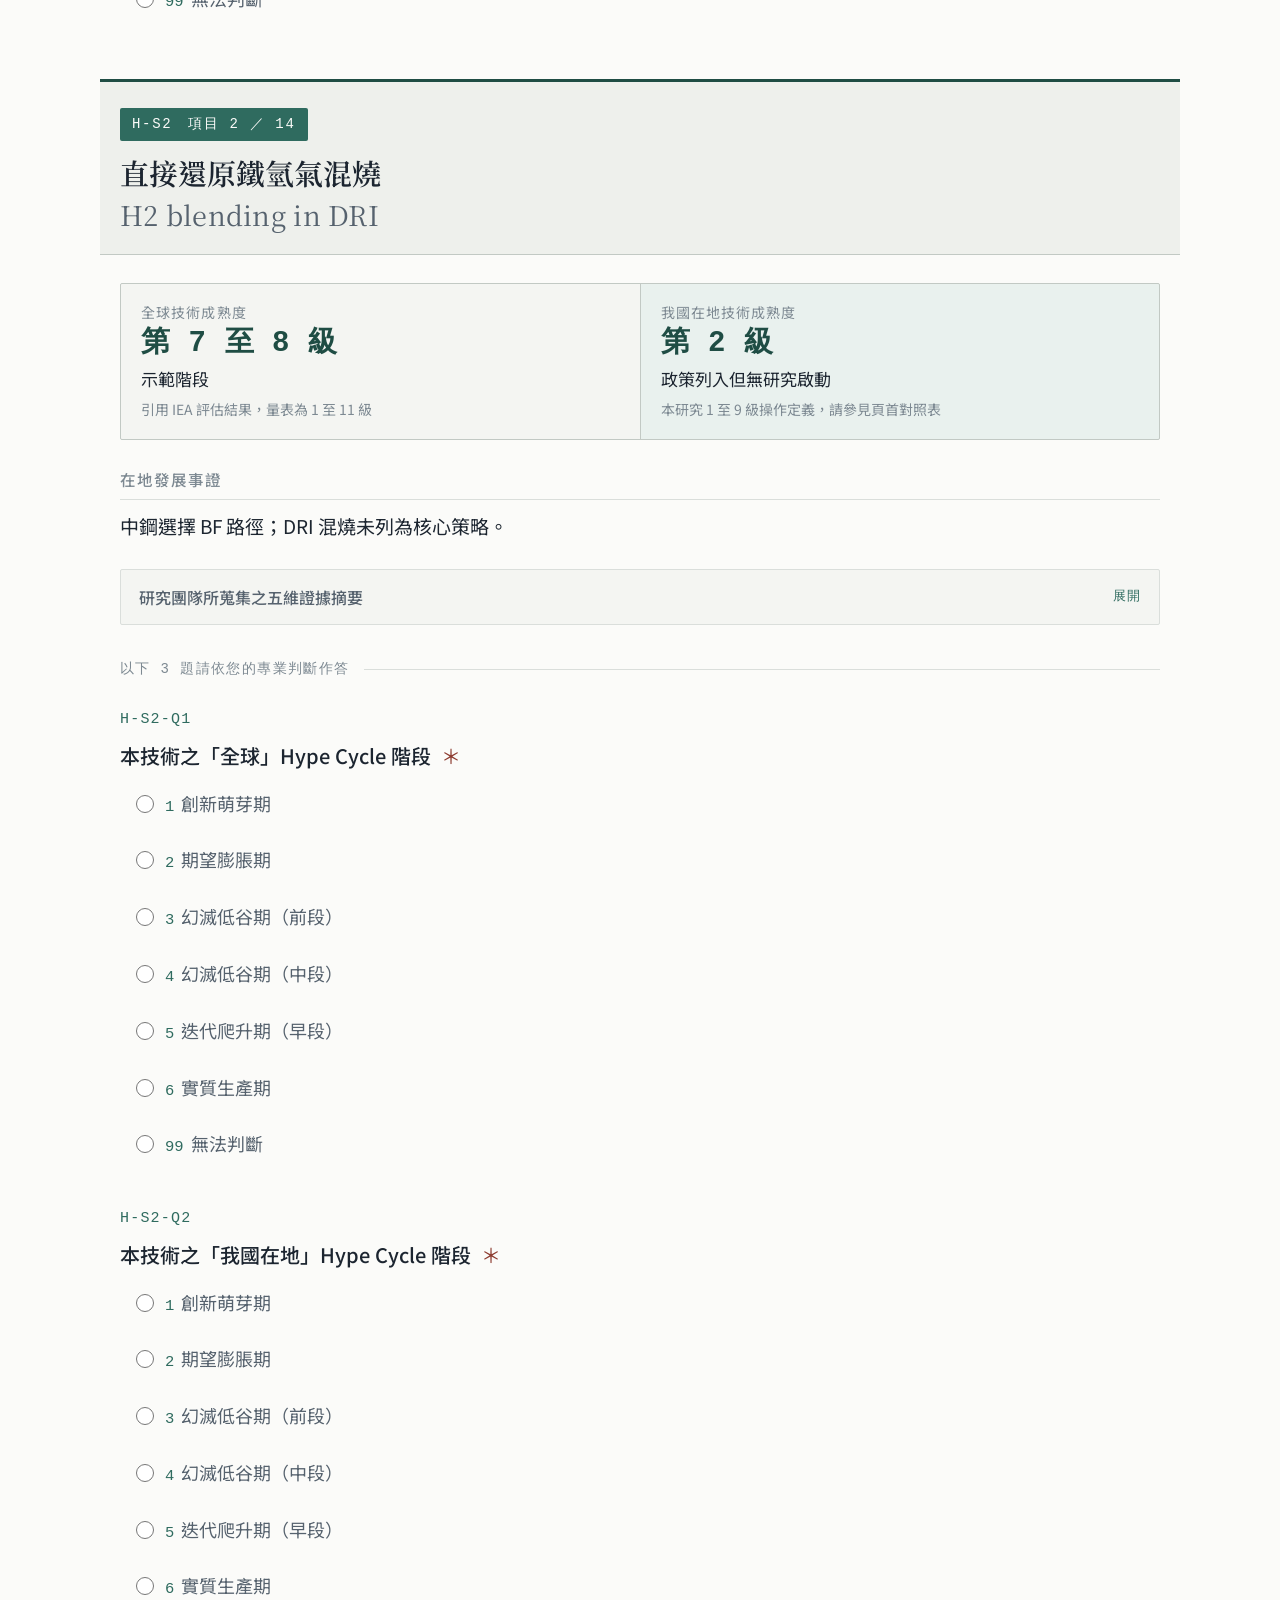
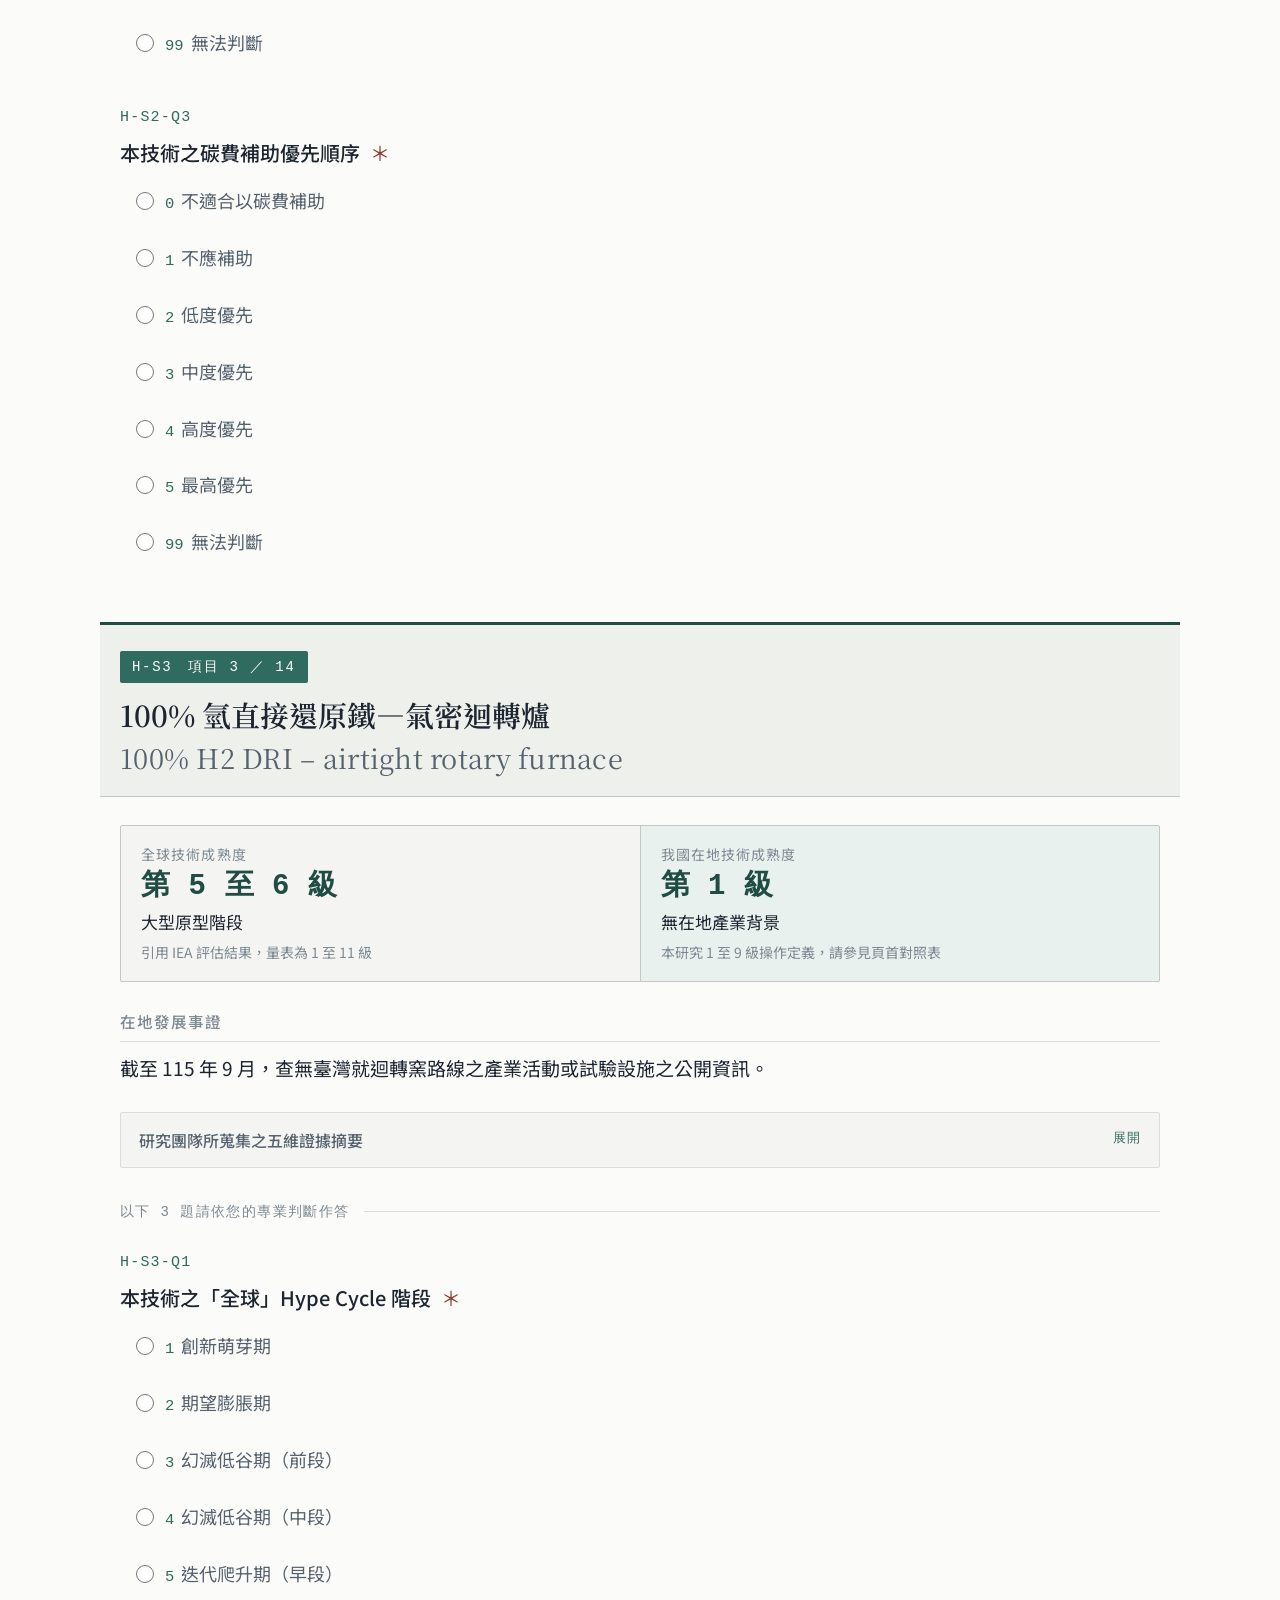
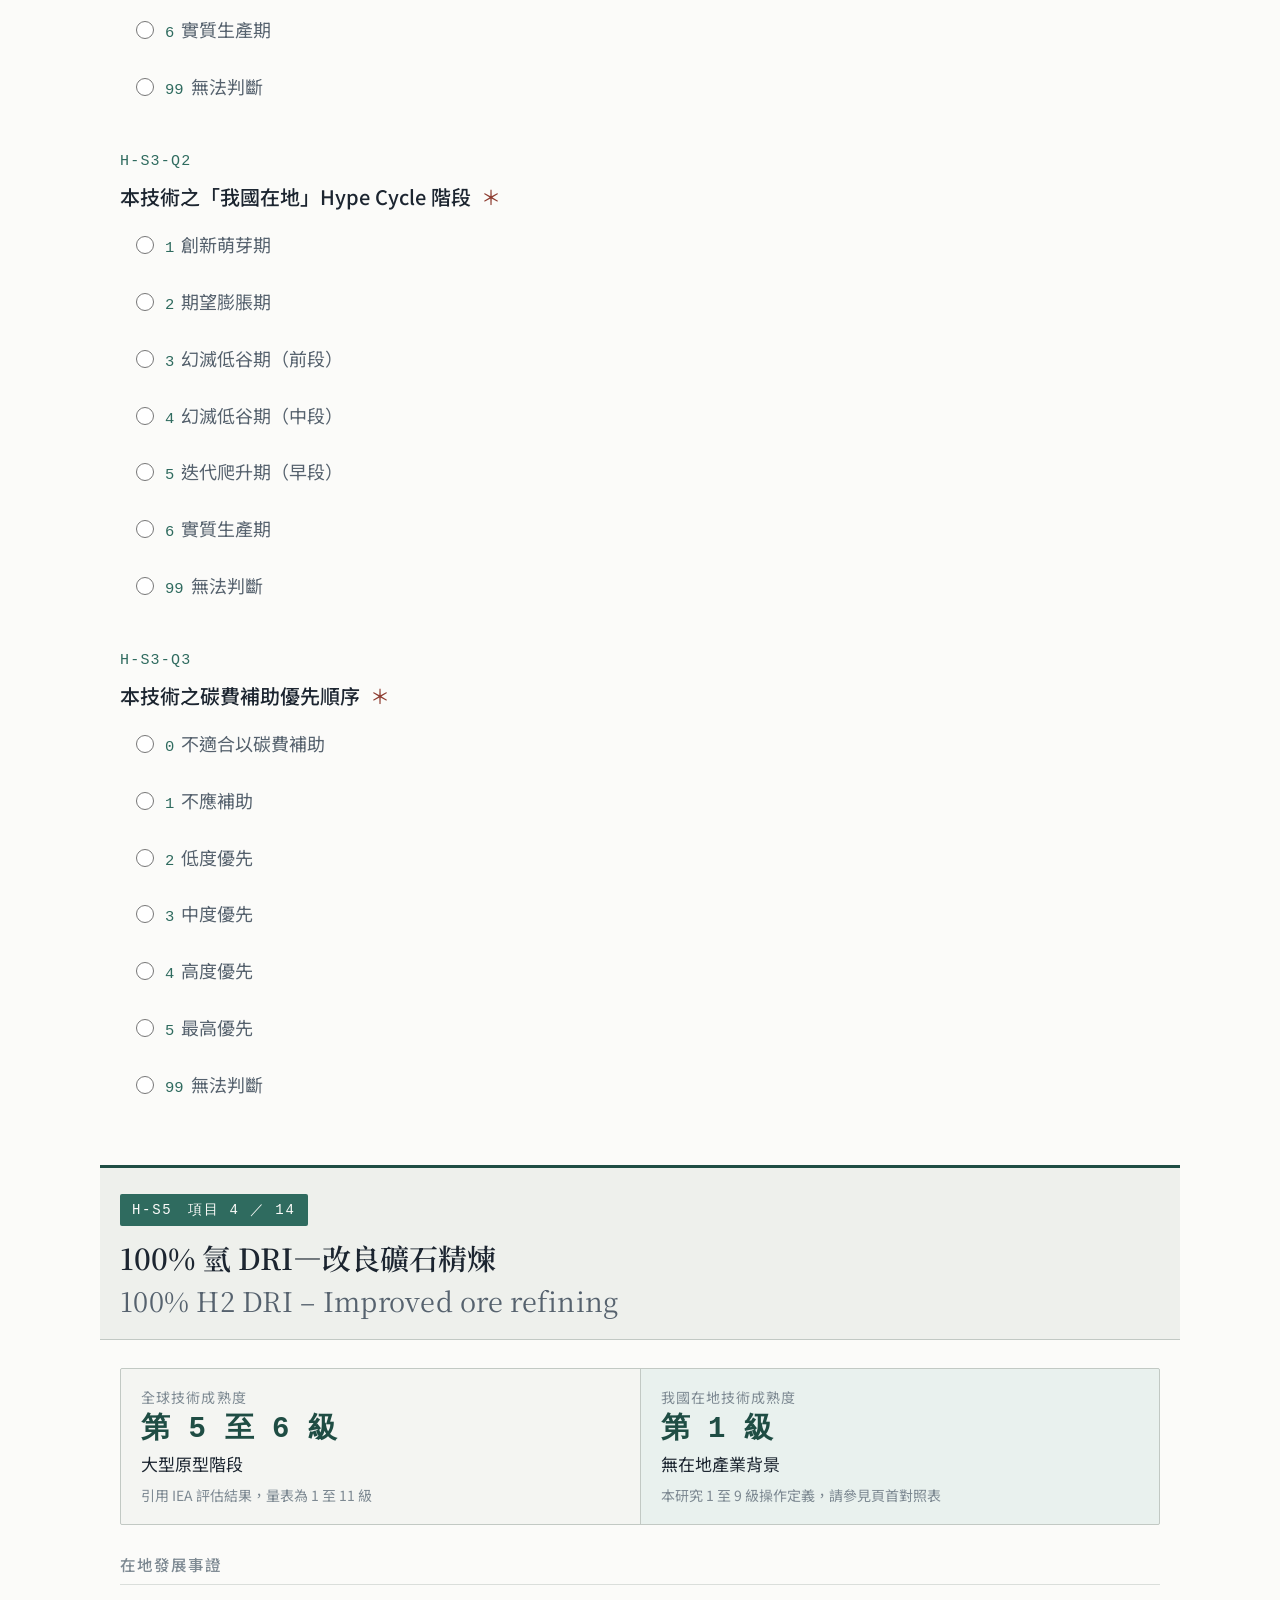
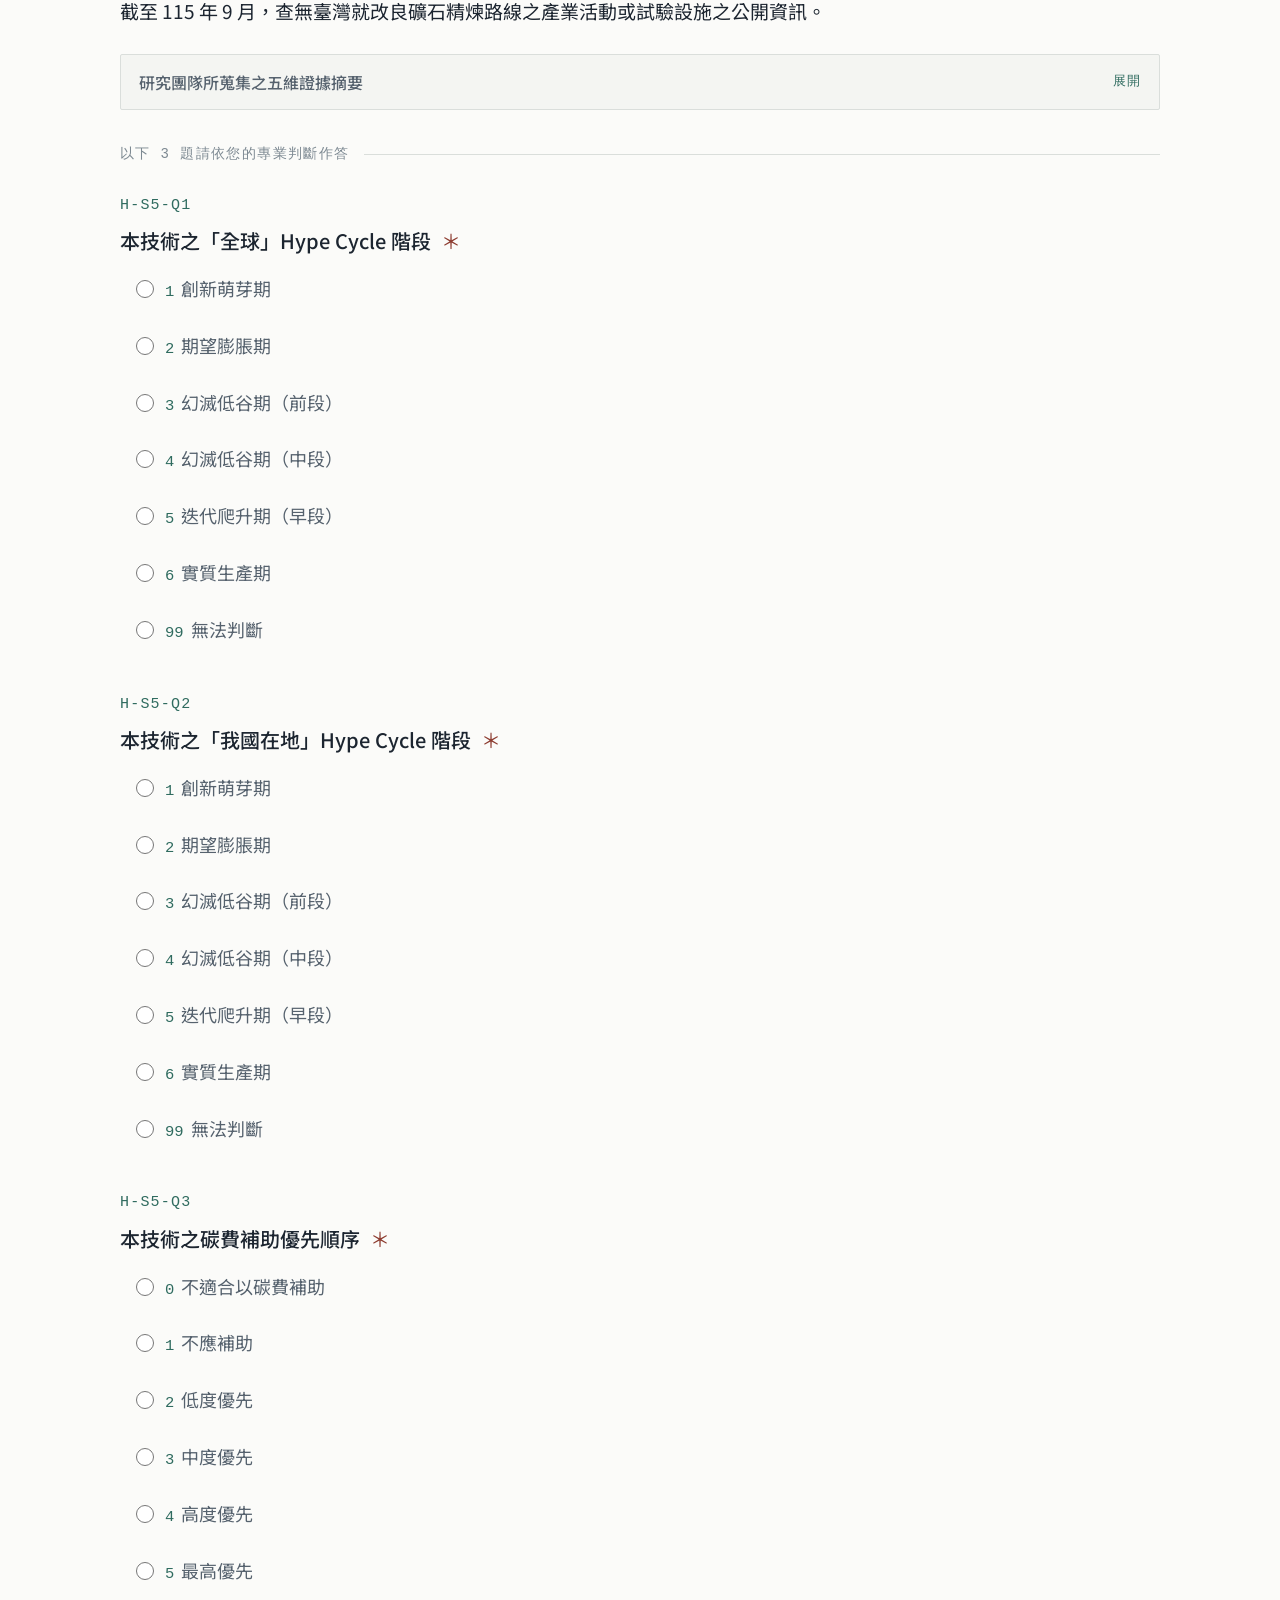
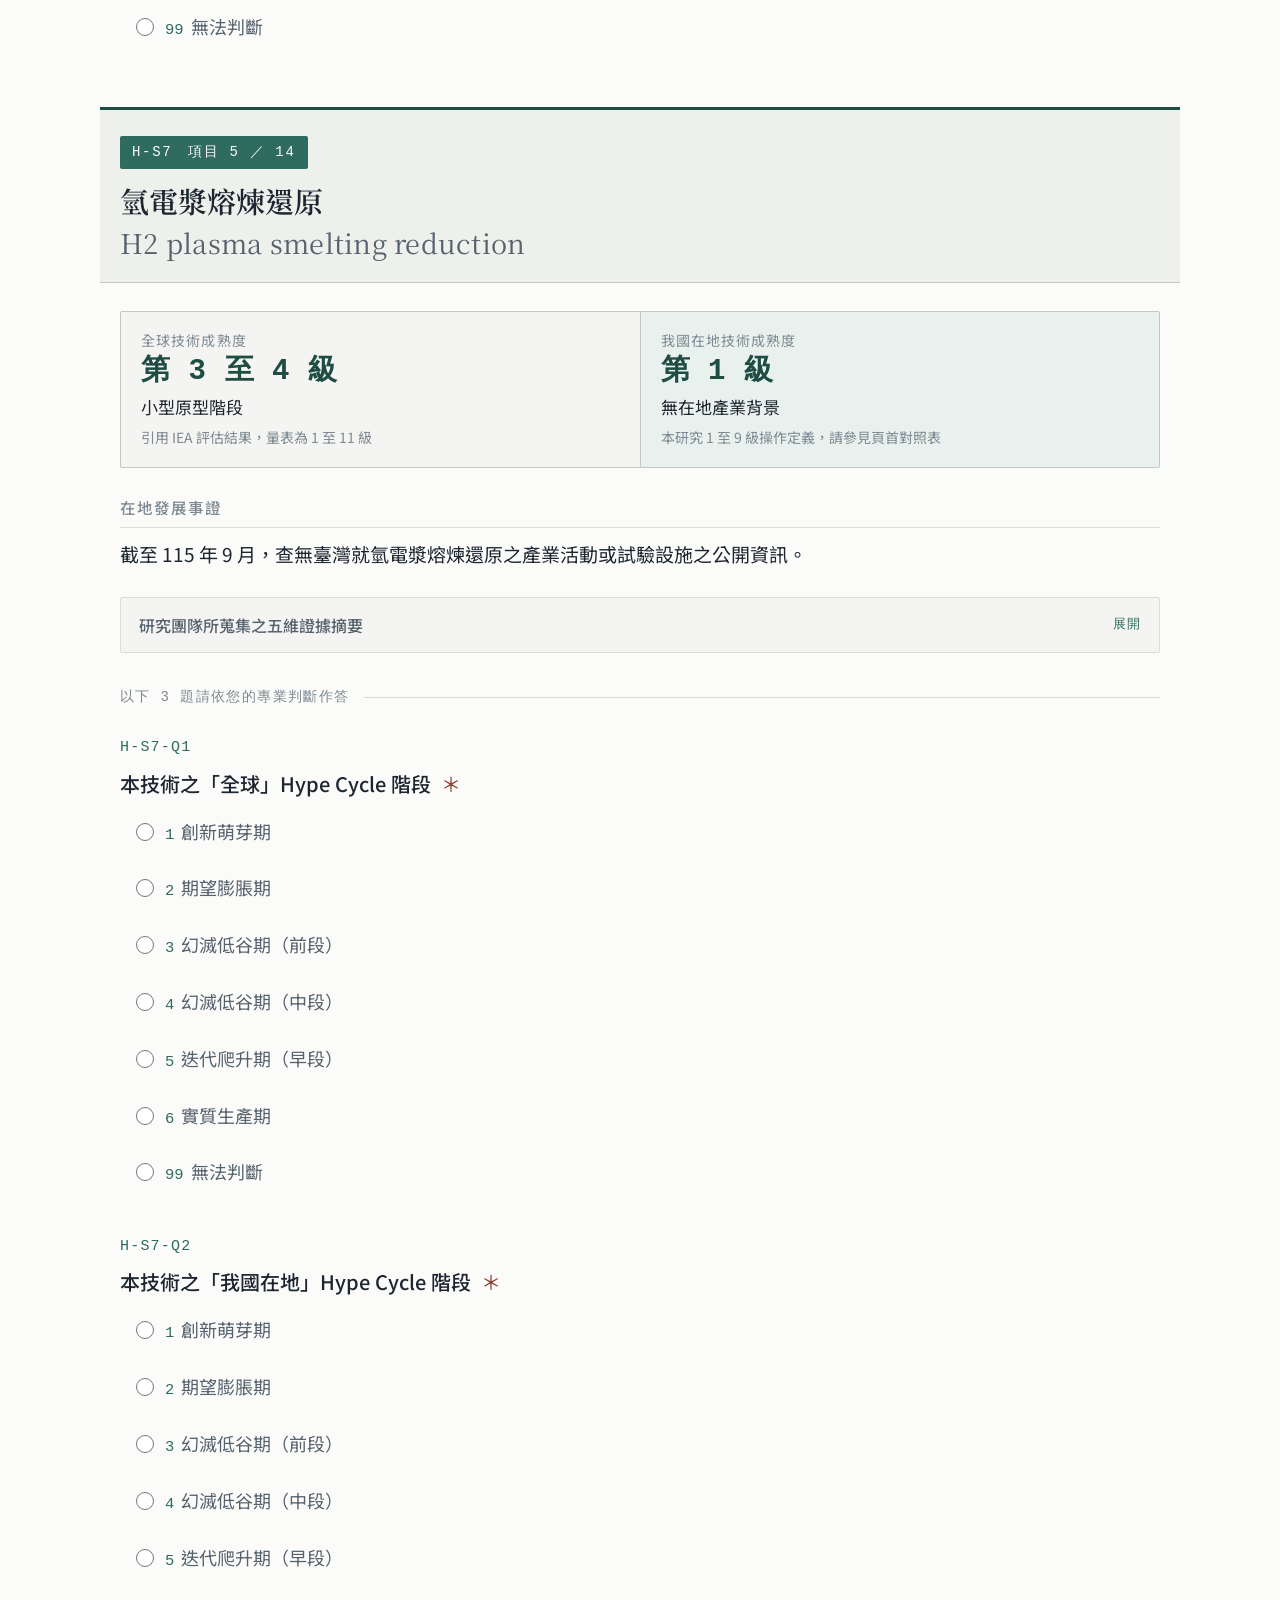
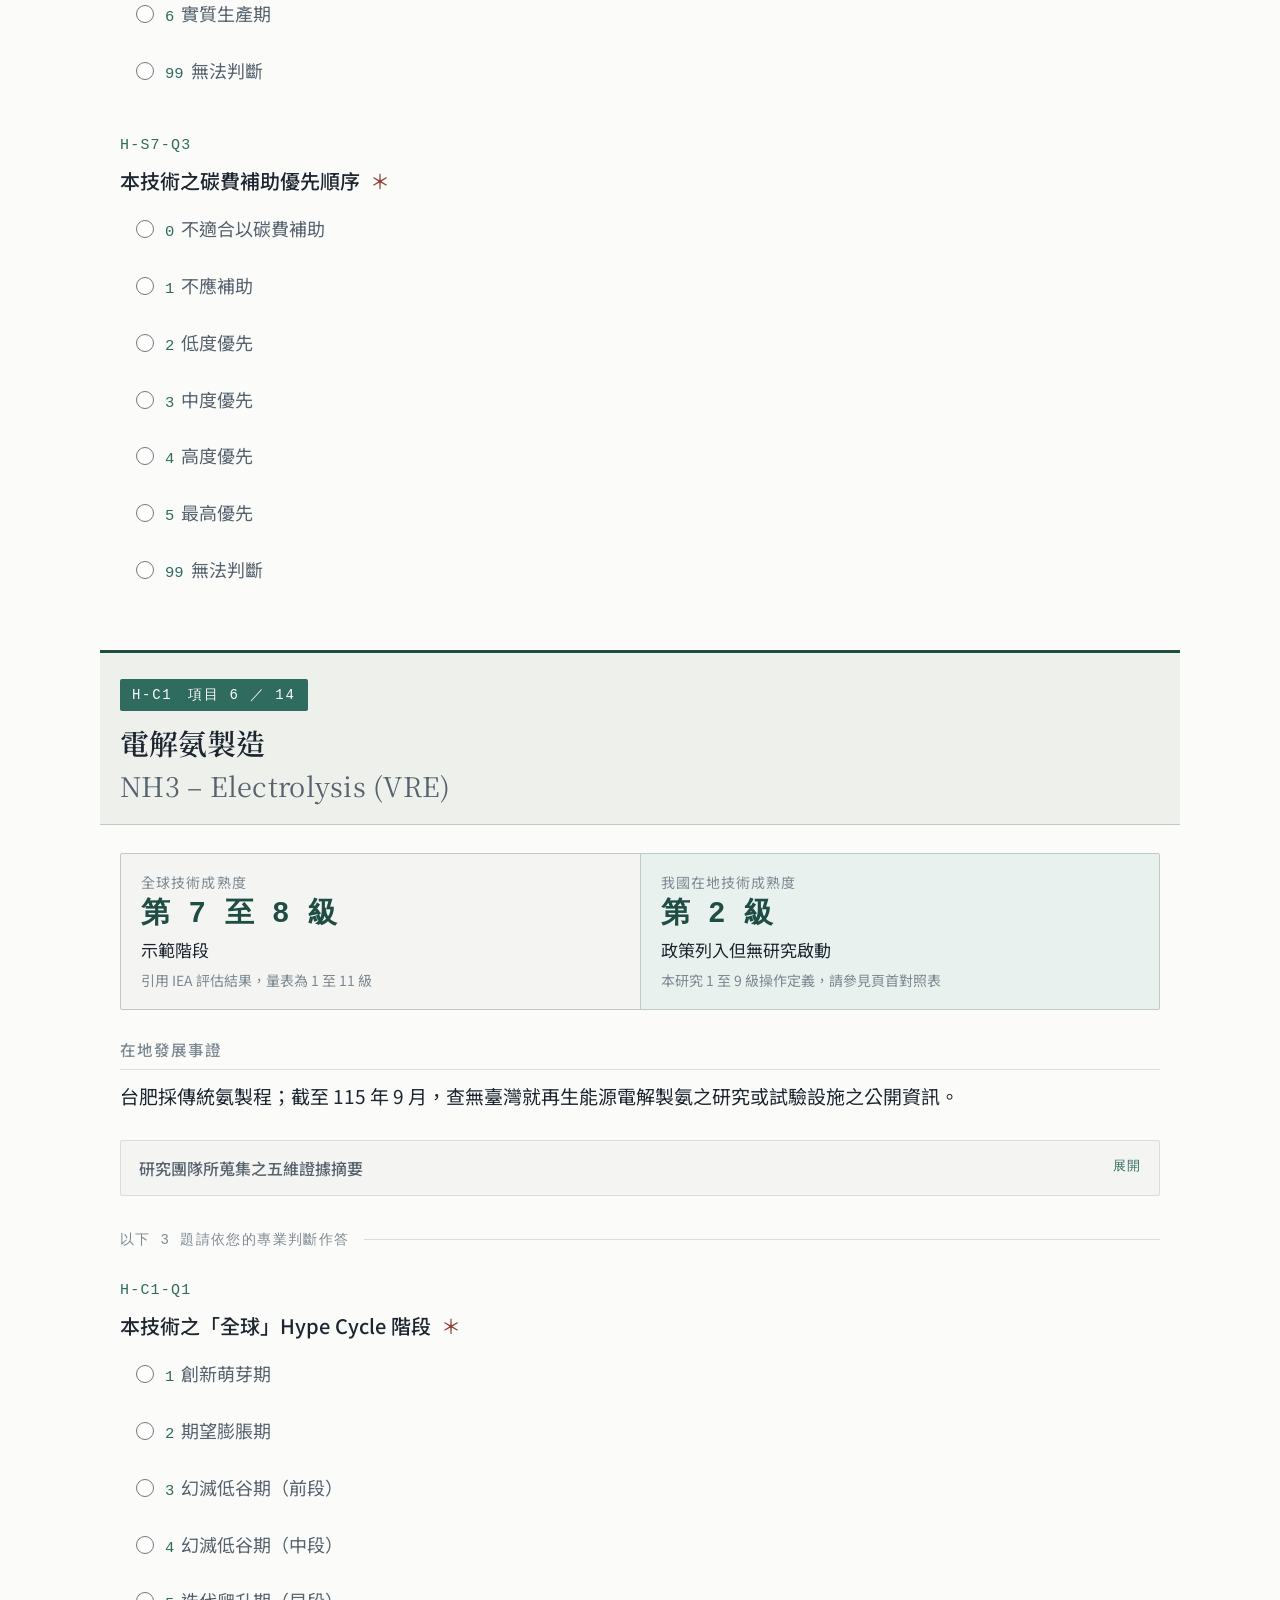
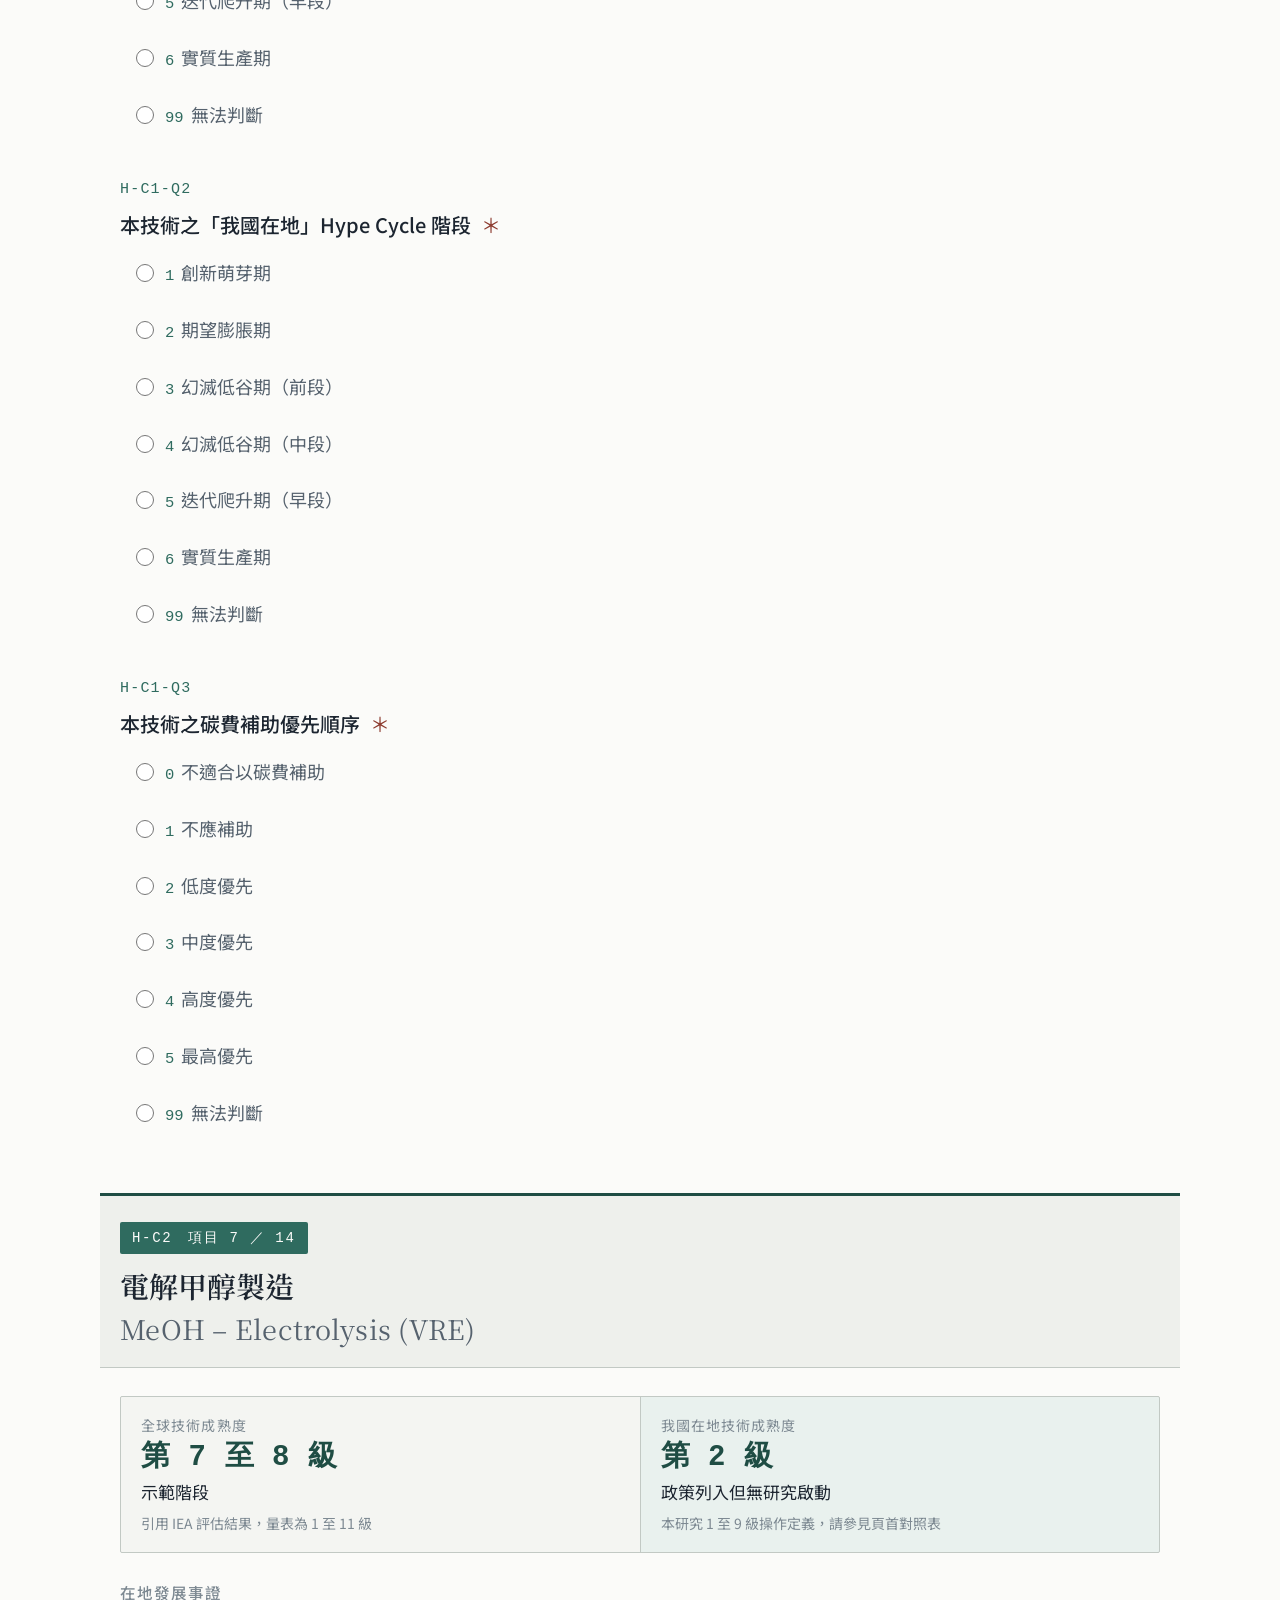
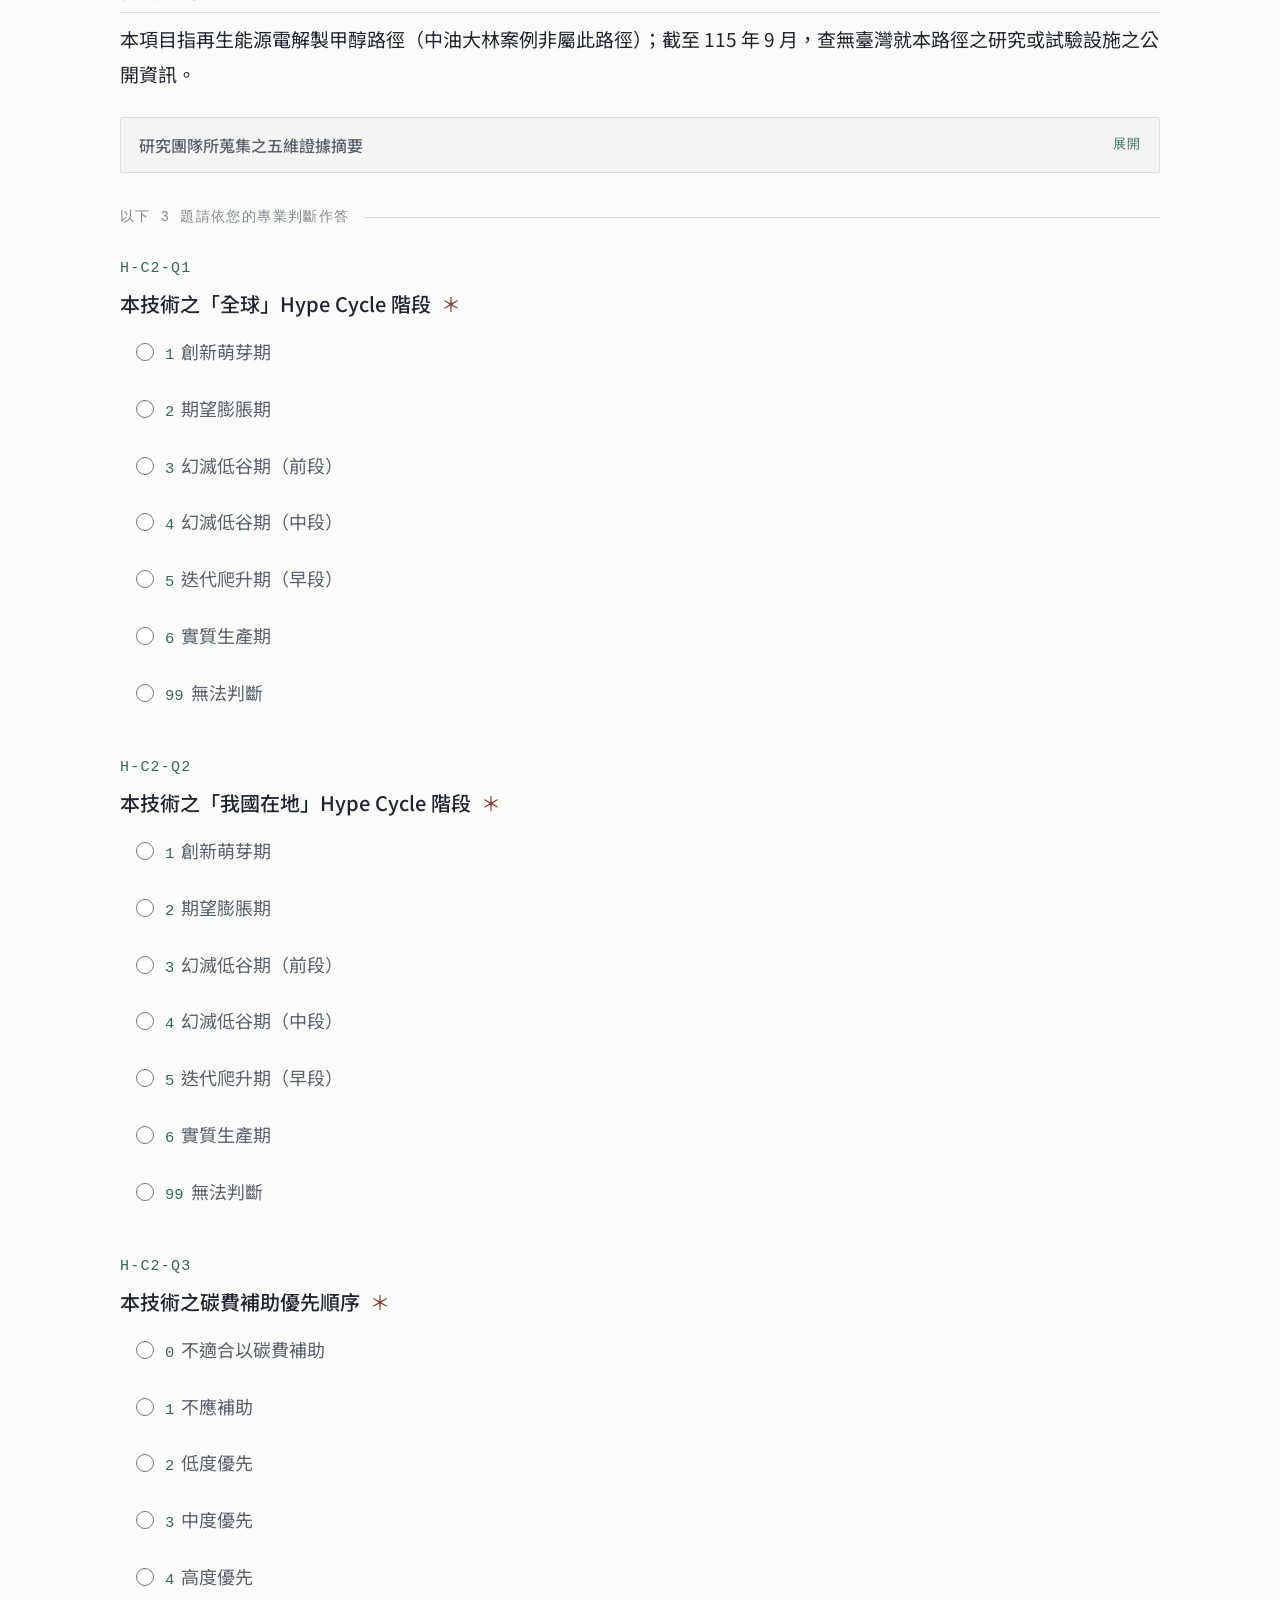
<file: site/ext-h2.html>
<!doctype html>
<html lang="zh-Hant">
<head>
<meta charset="utf-8">
<meta name="viewport" content="width=device-width,initial-scale=1">
<meta name="robots" content="noindex,nofollow">
<title>擴充卷氫能｜減碳技術成熟度專家問卷</title>
<link rel="preconnect" href="https://fonts.googleapis.com">
<link rel="preconnect" href="https://fonts.gstatic.com" crossorigin>
<link rel="stylesheet" href="https://fonts.googleapis.com/css2?family=Noto+Sans+TC:wght@400;500;700&family=Noto+Serif+TC:wght@600&display=swap">
<link rel="stylesheet" href="assets/survey.css">
</head>
<body>
<div class="wrap"><div id="app"></div></div>
<script src="assets/config.js"></script>
<script src="data/ext-h2.js"></script>
<script src="assets/survey.js"></script>
</body>
</html>
</file>
<file: assets/survey.css>
:root{
  --paper:#fbfbf9; --panel:#f4f5f2; --panel2:#eef0ec;
  --ink:#1c2530; --ink-soft:#56626e; --ink-faint:#7d8992;
  --rule:#dadedb; --rule-firm:#c2c9c4;
  --accent:#2f6b5f; --accent-soft:#e9f1ee; --accent-ink:#1f4d44;
  --note:#7d5524; --note-soft:#f6efe5;
  --warn:#8c3a2e; --warn-soft:#f8eae7;
  --sans:"Noto Sans TC",system-ui,-apple-system,"Microsoft JhengHei",sans-serif;
  --serif:"Noto Serif TC",Georgia,"Songti TC",serif;
  --mono:ui-monospace,SFMono-Regular,"Cascadia Mono",Menlo,Consolas,monospace;
}
@media (prefers-color-scheme:dark){
  :root:not([data-theme="light"]){
    --paper:#141a1c; --panel:#1b2325; --panel2:#212b2d;
    --ink:#e4e9e5; --ink-soft:#9daaa6; --ink-faint:#7d8a87;
    --rule:#2a3436; --rule-firm:#3a4749;
    --accent:#6fb3a2; --accent-soft:#1c2a27; --accent-ink:#8ec9ba;
    --note:#c9a878; --note-soft:#23201a;
    --warn:#e09080; --warn-soft:#2b1d1a;
  }
}
:root[data-theme="dark"]{
  --paper:#141a1c; --panel:#1b2325; --panel2:#212b2d;
  --ink:#e4e9e5; --ink-soft:#9daaa6; --ink-faint:#7d8a87;
  --rule:#2a3436; --rule-firm:#3a4749;
  --accent:#6fb3a2; --accent-soft:#1c2a27; --accent-ink:#8ec9ba;
  --note:#c9a878; --note-soft:#23201a;
  --warn:#e09080; --warn-soft:#2b1d1a;
}
*{box-sizing:border-box}
html{scroll-behavior:smooth;scroll-padding-top:20px}
body{margin:0;background:var(--paper);color:var(--ink);font-family:var(--sans);
  font-size:20px;line-height:1.75;-webkit-text-size-adjust:100%}
.wrap{max-width:1080px;margin:0 auto;padding-block:0 110px;padding-left:20px;padding-right:20px}
.prose{}
a{color:var(--accent-ink);text-underline-offset:2px}
:focus-visible{outline:2px solid var(--accent);outline-offset:2px}

/* masthead */
header.mast{border-bottom:1px solid var(--rule-firm);padding-block:30px 22px;margin-bottom:30px}
.org{font-size:15.5px;letter-spacing:.09em;color:var(--ink-faint);margin:0 0 10px;line-height:1.6}
h1{font-family:var(--serif);font-weight:600;font-size:clamp(22px,4.4vw,31px);line-height:1.35;
  margin:0 0 7px;text-wrap:balance;letter-spacing:.01em}
.sub{margin:0;font-size:18px;color:var(--ink-soft)}
.who{display:flex;flex-wrap:wrap;gap:10px;align-items:center;margin-top:20px}
.chip{display:inline-flex;align-items:center;gap:7px;background:var(--panel);
  border:1px solid var(--rule);border-radius:2px;padding:5px 11px;font-size:16px;color:var(--ink-soft)}
.chip b{font-family:var(--mono);font-size:15.5px;color:var(--ink);letter-spacing:.04em}
.chip.miss{background:var(--warn-soft);border-color:var(--warn);color:var(--warn)}

/* intro */
.intro{margin-bottom:30px}
.intro h2{font-family:var(--serif);font-size:21px;font-weight:600;margin:0 0 10px}
.intro p{margin:0 0 11px;font-size:18px;line-height:1.85;color:var(--ink-soft);}
.intro ol{margin:0 0 11px;padding-left:1.5em;font-size:18px;line-height:1.85;color:var(--ink-soft);}
.intro ol li{margin-bottom:5px}
.intro strong{color:var(--ink);font-weight:500}

/* collapsible reference */
details.ref{border:1px solid var(--rule);border-radius:2px;background:var(--panel);margin-bottom:32px}
details.ref summary{cursor:pointer;padding:13px 16px;font-size:17.5px;font-weight:500;
  list-style:none;display:flex;justify-content:space-between;gap:12px;align-items:center}
details.ref summary::-webkit-details-marker{display:none}
details.ref summary::after{content:"展開";font-family:var(--mono);font-size:14.5px;color:var(--accent);letter-spacing:.06em}
details.ref[open] summary::after{content:"收合"}
details.ref[open] summary{border-bottom:1px solid var(--rule)}
.ref-body{padding:14px 16px 18px}
.ref-body h3{font-size:15.5px;letter-spacing:.07em;color:var(--ink-faint);margin:0 0 9px;font-weight:500}
.ref-body h3+h3{margin-top:22px}
dl.stages{margin:0;display:grid;gap:7px}
dl.stages div{display:grid;grid-template-columns:auto 1fr;gap:11px;align-items:baseline}
dl.stages dt{font-family:var(--mono);font-size:15px;color:var(--accent);white-space:nowrap}
dl.stages dd{margin:0;font-size:17px;color:var(--ink-soft);line-height:1.65}
dl.stages dd b{color:var(--ink);font-weight:500}

/* section */
section.sect{padding-top:8px;margin-bottom:10px}
.sect-head{border-bottom:2px solid var(--accent);padding-bottom:8px;margin-bottom:20px}
.sect-head h2{font-family:var(--serif);font-weight:600;font-size:clamp(22.5px,3.2vw,27.5px);margin:0;line-height:1.4}
.sect-head p{margin:7px 0 0;font-size:17px;color:var(--ink-soft);line-height:1.75;}

/* item */
.item{padding-top:30px;margin-bottom:6px;scroll-margin-top:16px}
.eyebrow{font-family:var(--mono);font-size:15px;letter-spacing:.1em;color:var(--accent);margin:0 0 6px}
.item h3.iname{font-family:var(--serif);font-weight:600;font-size:clamp(22.5px,3.2vw,29px);margin:0 0 5px;line-height:1.4}
.meta{font-size:16px;color:var(--ink-faint);margin:0 0 24px;line-height:1.7}
.meta code{font-family:var(--mono);font-size:15.5px;color:var(--ink-soft)}
.block{margin-bottom:22px}
.block > h4{font-size:15.5px;letter-spacing:.07em;color:var(--ink-faint);font-weight:500;
  margin:0 0 8px;padding-bottom:6px;border-bottom:1px solid var(--rule);display:flex;
  flex-wrap:wrap;gap:10px;align-items:baseline}
.block p{margin:0;font-size:19px;line-height:1.85}
.block p + p{margin-top:11px}
.trl{font-family:var(--mono);font-size:15px;color:var(--accent);letter-spacing:.03em;text-transform:none}
.judgenote{margin-top:12px;padding:11px 14px;background:var(--note-soft);
  border-left:2px solid var(--note);font-size:17px;line-height:1.75;color:var(--ink-soft)}
.judgenote b{color:var(--note);font-weight:500}

/* evidence table */
.tablewrap{overflow-x:auto}
table.ev{border-collapse:collapse;width:100%;font-size:17.5px;min-width:520px}
table.ev th,table.ev td{text-align:left;vertical-align:top;padding:10px 12px;border-bottom:1px solid var(--rule)}
table.ev thead th{font-size:15px;letter-spacing:.07em;color:var(--ink-faint);font-weight:500;
  border-bottom:1px solid var(--rule-firm);white-space:nowrap}
table.ev tbody th{font-weight:500;white-space:nowrap;color:var(--ink);width:1%}
table.ev tbody td{color:var(--ink-soft);line-height:1.7}
table.ev tbody tr:last-child th,table.ev tbody tr:last-child td{border-bottom:none}

/* questions */
.qsep{border:0;border-top:1px solid var(--rule-firm);margin:32px 0 26px}
.q{margin-bottom:30px;scroll-margin-top:16px}
.qnum{font-family:var(--mono);font-size:15px;letter-spacing:.08em;color:var(--accent);display:block;margin-bottom:5px}
.qtitle{font-size:20px;font-weight:500;line-height:1.65;margin:0 0 5px}
.qtitle .req{color:var(--warn);font-weight:400;margin-left:5px}
.qhelp{font-size:17px;color:var(--ink-soft);margin:0 0 13px;line-height:1.78;}
.qhelp b{color:var(--ink);font-weight:500}
.qhelp .hl{background:var(--accent-soft);padding:1px 4px;border-radius:2px;color:var(--accent-ink)}
.q.flag .qtitle{color:var(--warn)}

.opts{display:grid;gap:2px}
.opt{display:flex;gap:11px;align-items:flex-start;padding:9px 12px;border:1px solid transparent;
  border-radius:2px;cursor:pointer;font-size:18px;line-height:1.6;transition:background .12s}
.opt:hover{background:var(--panel)}
.opt input{margin:6px 0 0;accent-color:var(--accent);flex:none;width:18px;height:18px}
.opt span{color:var(--ink-soft)}
.opt:has(input:checked){background:var(--accent-soft);border-color:var(--accent)}
.opt:has(input:checked) span{color:var(--ink);font-weight:500}
.opt .k{font-family:var(--mono);font-size:15.5px;color:var(--accent);margin-right:7px}

/* matrix: four constructs with in-cell definitions */
.matrix{display:grid;gap:16px;margin-top:4px}
.construct{border:1px solid var(--rule);border-radius:2px;overflow:hidden}
.chead{display:flex;justify-content:space-between;gap:12px;align-items:baseline;
  padding:10px 13px;background:var(--panel);border-bottom:1px solid var(--rule)}
.chead .cname{font-size:18px;font-weight:500}
.chead .cw{font-family:var(--mono);font-size:14.5px;color:var(--ink-faint);letter-spacing:.05em}
.scale{display:grid;grid-template-columns:repeat(4,1fr)}
.cell{border-right:1px solid var(--rule)}
.cell:last-child{border-right:none}
.cell label{display:flex;flex-direction:column;gap:7px;height:100%;padding:12px 12px 14px;
  cursor:pointer;transition:background .12s}
.cell label:hover{background:var(--panel)}
.cell .score{display:flex;align-items:center;gap:8px}
.cell .score input{margin:0;accent-color:var(--accent);width:18px;height:18px}
.cell .score b{font-family:var(--mono);font-size:16px;color:var(--accent)}
.cell .def{font-size:16px;line-height:1.6;color:var(--ink-soft)}
.cell label:has(input:checked){background:var(--accent-soft)}
.cell label:has(input:checked) .def{color:var(--ink)}
.na{border-top:1px solid var(--rule);background:var(--panel)}
.na label{display:flex;align-items:center;gap:9px;padding:9px 13px;cursor:pointer;font-size:17px;color:var(--ink-soft)}
.na input{margin:0;accent-color:var(--accent)}
.na label:has(input:checked){color:var(--ink);font-weight:500}

/* scale grid (indicators) */
.sgrid{overflow-x:auto}
table.sg{border-collapse:collapse;width:100%;min-width:660px;font-size:17.5px}
table.sg th,table.sg td{border-bottom:1px solid var(--rule);padding:9px 8px;text-align:center}
table.sg thead th{font-family:var(--mono);font-size:15px;color:var(--ink-faint);font-weight:500;
  border-bottom:1px solid var(--rule-firm);white-space:nowrap;position:sticky;top:0;
  background:var(--paper);z-index:2}
table.sg tbody th{text-align:left;font-weight:400;color:var(--ink-soft);font-size:17.5px;min-width:220px}
table.sg tbody tr:hover{background:var(--panel)}
table.sg tbody tr.ans th{color:var(--ink);font-weight:500}
table.sg input{accent-color:var(--accent);width:19px;height:19px;margin:0}
table.sg td label{display:block;padding:4px 2px;cursor:pointer}

/* text inputs */
input.short{font-family:var(--mono);font-size:19px;letter-spacing:.06em;color:var(--ink);
  background:var(--paper);border:1px solid var(--rule-firm);border-radius:2px;padding:9px 12px;width:170px}
textarea{width:100%;max-width:none;min-height:92px;font-family:var(--sans);font-size:18px;line-height:1.7;
  color:var(--ink);background:var(--paper);border:1px solid var(--rule-firm);border-radius:2px;
  padding:11px 13px;resize:vertical}

/* submit panel */
.submit{margin-top:44px;padding:24px;border:1px solid var(--rule-firm);border-radius:2px;background:var(--panel)}
.submit h2{font-family:var(--serif);font-size:24px;font-weight:600;margin:0 0 10px}
.submit p{margin:0 0 14px;font-size:17.5px;color:var(--ink-soft);line-height:1.8;}
.btnrow{display:flex;flex-wrap:wrap;gap:10px;align-items:center;margin-top:4px}
button{font-family:var(--sans);font-size:18px;font-weight:500;border-radius:2px;cursor:pointer;
  padding:11px 22px;border:1px solid transparent;transition:opacity .12s}
button.primary{background:var(--accent);color:#fff;border-color:var(--accent)}
:root[data-theme="dark"] button.primary,
:root:not([data-theme="light"]) button.primary{color:#0e1416}
@media (prefers-color-scheme:light){:root:not([data-theme="dark"]) button.primary{color:#fff}}
button.ghost{background:transparent;color:var(--ink);border-color:var(--rule-firm)}
button:hover{opacity:.88}
button:disabled{opacity:.45;cursor:not-allowed}
.result{margin-top:16px;padding:13px 15px;border-radius:2px;font-size:17.5px;line-height:1.75;display:none}
.result.ok{display:block;background:var(--accent-soft);border-left:2px solid var(--accent);color:var(--accent-ink)}
.result.bad{display:block;background:var(--warn-soft);border-left:2px solid var(--warn);color:var(--warn)}
.miss-list{margin:10px 0 0;padding-left:1.4em;font-size:17px;line-height:1.8}
.miss-list a{color:inherit}

/* sticky bar */
.bar{position:fixed;left:0;right:0;bottom:0;background:var(--paper);
  border-top:1px solid var(--rule-firm);padding:10px 20px;z-index:30}
.barin{max-width:1080px;margin:0 auto;display:flex;gap:14px;align-items:center;justify-content:space-between}
.track{flex:1;height:4px;background:var(--rule);border-radius:2px;overflow:hidden;max-width:340px}
.fill{height:100%;width:0;background:var(--accent);transition:width .3s}
.status{font-size:15.5px;color:var(--ink-faint);font-family:var(--mono);letter-spacing:.03em;white-space:nowrap}
.status.on{color:var(--accent)}
.count{font-size:16px;color:var(--ink-soft);white-space:nowrap;font-variant-numeric:tabular-nums}
.jump{font-family:var(--sans);font-size:16px;color:var(--ink);background:var(--paper);
  border:1px solid var(--rule-firm);border-radius:2px;padding:6px 9px;max-width:190px}

@media (max-width:680px){
  .scale{grid-template-columns:1fr}
  .cell{border-right:none;border-bottom:1px solid var(--rule)}
  .cell:last-child{border-bottom:none}
  .cell label{flex-direction:row;align-items:flex-start;gap:10px}
  .cell .score{flex:none;padding-top:1px}
  .barin{flex-wrap:wrap;gap:8px}
  .track{max-width:none;order:4;flex-basis:100%}
  .jump{max-width:140px}
}
@media (prefers-reduced-motion:reduce){*{transition:none!important;scroll-behavior:auto}}
@media print{.bar,.submit .btnrow{display:none}}

/* ================= v2 排版調整（2026/09/12）=================
   1. 全站字級放大至 125%（問卷標題除外）
   2. 內容欄寬統一為 1040px，各區塊左右與標題切齊
   3. 強化技術項目之間的視覺劃分                                */

/* --- 底部進度列與內容欄切齊 --- */
.barin{max-width:1040px}
.wrap{padding-block:0 132px}

/* --- 章節層級（最高） --- */
section.sect{padding-top:18px;margin-bottom:20px}
.sect-head{border-bottom:3px solid var(--accent);padding-bottom:11px;margin-bottom:28px}

/* --- 技術項目：獨立區塊（文字一律與標題切齊，色帶左右外溢）--- */
.item{padding:0;margin:0 0 52px;background:none;border:0}
.ihead{margin:0 0 26px;padding:18px 20px 20px;background:var(--panel2);
  border:1px solid var(--rule-firm);border-top:3px solid var(--accent-ink);border-radius:2px}
.ihead .eyebrow{display:inline-block;background:var(--accent);color:var(--paper);
  font-size:14px;letter-spacing:.12em;padding:4px 12px;border-radius:2px;margin:0 0 12px}
.ihead h3.iname{margin:0 0 8px}
.ihead .meta{margin:0}

/* --- 項目內：資訊區與作答區的分界（刻意弱於項目外框）--- */
.qlead{display:flex;align-items:center;gap:14px;margin:32px 0 26px;
  font-family:var(--mono);font-size:14px;letter-spacing:.1em;color:var(--ink-faint)}
.qlead::after{content:"";flex:1;height:1px;background:var(--rule)}
.qsep{border:0;border-top:1px solid var(--rule);margin:30px 0 24px}

/* --- 放大字級後的留白與點擊區 --- */
.block{margin-bottom:26px}
.q{margin-bottom:34px}
.opt{padding:11px 15px}
.cell label{padding:15px 15px 17px}
table.ev th,table.ev td{padding:12px 15px}
table.sg th,table.sg td{padding:11px 10px}
table.sg tbody th{min-width:275px}
.judgenote{padding:14px 17px}
.submit{padding:30px}
details.ref summary{padding:16px 20px}
.ref-body{padding:17px 20px 22px}

@media (max-width:680px){
  .item{margin-bottom:38px}
  .ihead{margin:0 0 20px;padding:15px 16px 16px}
}

/* ========== v3 調整（2026/10/04）：項目標頭簡化、成熟度凸顯、卷末文獻 ========== */

/* 標頭：中文名稱＋英文名稱（小 2px） */
.ihead h3.iname{margin:0 0 4px}
.ihead .ename{margin:0;font-family:var(--serif);font-weight:400;color:var(--ink-soft);
  font-size:clamp(20.5px,3.0vw,27px);line-height:1.35;letter-spacing:.01em}

/* 技術成熟度：雙欄凸顯區塊 */
.trlbox{display:grid;grid-template-columns:1fr 1fr;gap:1px;background:var(--rule-firm);
  border:1px solid var(--rule-firm);border-radius:2px;margin:0 0 26px;overflow:hidden}
.trlcell{background:var(--panel);padding:16px 20px 18px;display:flex;flex-direction:column;gap:3px}
.trlcell.local{background:var(--accent-soft)}
.trlcell .tlab{font-size:14px;letter-spacing:.08em;color:var(--ink-faint)}
.trlcell .tval{font-family:var(--mono);font-size:clamp(22.5px,3.2vw,29px);font-weight:600;color:var(--accent-ink);
  line-height:1.2;letter-spacing:.02em}
.trlcell .tdef{font-size:17px;color:var(--ink);line-height:1.6}
.trlcell .tsrc{font-size:14px;color:var(--ink-faint);line-height:1.6;margin-top:3px}
@media (max-width:680px){.trlbox{grid-template-columns:1fr}}

/* 卷末引用文獻 */
details.reflist{margin-top:34px}
.refnote{margin:0 0 14px;font-size:16px;line-height:1.8;color:var(--ink-soft)}
ol.refs{margin:0;padding-left:1.6em;font-size:16px;line-height:1.8;color:var(--ink-soft)}
ol.refs li{margin-bottom:7px}
ol.refs .rid{font-family:var(--mono);font-size:14px;color:var(--accent);margin-right:9px}
ol.refs .rsrc{color:var(--ink-faint)}

.submit .contact{margin:22px 0 0;padding-top:16px;border-top:1px solid var(--rule)}
.submit .contact p{margin:0 0 4px;font-size:16px;line-height:1.85;color:var(--ink-soft);max-width:none}
.submit .contact p:last-child{margin-bottom:0}

/* 共同定義：三節之分界與標題 */
.ref-body h3{font-family:var(--serif);font-size:21px;font-weight:600;color:var(--ink);
  letter-spacing:0;margin:0 0 14px;padding:0 0 11px;border-bottom:2px solid var(--accent);
  display:flex;align-items:baseline;gap:12px}
.ref-body h3+h3{margin-top:0}
.ref-body h3 .rnum{display:inline-flex;align-items:center;justify-content:center;
  width:30px;height:30px;flex:none;background:var(--accent);color:var(--paper);
  border-radius:50%;font-family:var(--mono);font-size:15px;font-weight:600;align-self:center;line-height:1}
.ref-body>dl.stages{margin:0 0 34px;padding:0 0 0 4px}
.ref-body>dl.stages:last-child{margin-bottom:0}
.ref-body>.refnote{margin:-4px 0 14px;padding-left:4px}
.ref-body>h3~h3{margin-top:34px;padding-top:0}

/* 區段內嵌之對照清單 */
.secextra{margin:0 0 30px}
.secextra details.ref{margin-bottom:0}
table.list{border-collapse:collapse;width:100%;font-size:16px;min-width:620px}
table.list th,table.list td{text-align:left;vertical-align:top;padding:9px 12px;border-bottom:1px solid var(--rule)}
table.list thead th{font-size:14px;letter-spacing:.06em;color:var(--ink-faint);font-weight:500;
  border-bottom:1px solid var(--rule-firm);white-space:nowrap;position:sticky;top:0;background:var(--paper);z-index:2}
table.list td.code{font-family:var(--mono);font-size:14px;color:var(--accent);white-space:nowrap}
table.list td.num{font-family:var(--mono);text-align:center;white-space:nowrap}
table.list tr.grp th{background:var(--panel2);font-family:var(--sans);font-size:15px;color:var(--ink);
  font-weight:500;border-bottom:1px solid var(--rule-firm);letter-spacing:.02em}

/* 清單中之對照組子類標示 */
table.list .sub{font-family:var(--mono);font-size:13px;color:var(--ink-faint);letter-spacing:.04em}

/* 項目內之摺疊區（技術說明、五維證據與判定） */
details.fold{border:1px solid var(--rule);border-radius:2px;background:var(--panel);margin:0 0 20px}
details.fold summary{cursor:pointer;padding:13px 18px;font-size:16px;font-weight:500;color:var(--ink-soft);
  list-style:none;display:flex;justify-content:space-between;align-items:center;gap:14px}
details.fold summary::-webkit-details-marker{display:none}
details.fold summary::after{content:"展開";font-family:var(--mono);font-size:13px;color:var(--accent);letter-spacing:.06em;flex:none}
details.fold[open] summary::after{content:"收合"}
details.fold[open] summary{border-bottom:1px solid var(--rule);color:var(--ink)}
.fold-body{padding:16px 18px 18px}
.fold-body>p{margin:0;font-size:19px;line-height:1.85}
.fold-body .judgenote{margin-top:14px}

/* Hype Cycle 空白示意圖 */
.hcfig{margin:2px 0 26px;padding:0}
.hcfig svg{display:block;width:100%;height:auto;max-width:720px}
.hcfig figcaption{font-size:15px;line-height:1.7;color:var(--ink-faint);margin-top:4px;max-width:720px}
@media (max-width:620px){.hcfig svg{min-width:0}.hcfig figcaption{font-size:14px}}

/* ── 摺疊區之展開／收合提示（加強可辨識度） ───────────────── */
details.ref summary,
details.fold summary{transition:background .12s ease}
details.ref summary:hover,
details.fold summary:hover{background:var(--panel2)}
details.ref summary::after,
details.fold summary::after{
  content:"展開 ▾";font-family:var(--sans);font-size:15px;font-weight:500;
  color:var(--accent-ink);background:var(--accent-soft);
  border:1px solid var(--accent);border-radius:999px;
  padding:3px 14px;letter-spacing:.04em;white-space:nowrap;flex:none;line-height:1.5}
details.ref[open] summary::after,
details.fold[open] summary::after{content:"收合 ▴"}
details.ref summary:hover::after,
details.fold summary:hover::after{background:var(--accent);color:var(--paper)}
@media (max-width:620px){
  details.ref summary::after,
  details.fold summary::after{font-size:14px;padding:2px 11px}
}
</file>
<file: site/assets/survey.css>
:root{
  --paper:#fbfbf9; --panel:#f4f5f2; --panel2:#eef0ec;
  --ink:#1c2530; --ink-soft:#56626e; --ink-faint:#7d8992;
  --rule:#dadedb; --rule-firm:#c2c9c4;
  --accent:#2f6b5f; --accent-soft:#e9f1ee; --accent-ink:#1f4d44;
  --note:#7d5524; --note-soft:#f6efe5;
  --warn:#8c3a2e; --warn-soft:#f8eae7;
  --sans:"Noto Sans TC",system-ui,-apple-system,"Microsoft JhengHei",sans-serif;
  --serif:"Noto Serif TC",Georgia,"Songti TC",serif;
  --mono:ui-monospace,SFMono-Regular,"Cascadia Mono",Menlo,Consolas,monospace;
}
@media (prefers-color-scheme:dark){
  :root:not([data-theme="light"]){
    --paper:#141a1c; --panel:#1b2325; --panel2:#212b2d;
    --ink:#e4e9e5; --ink-soft:#9daaa6; --ink-faint:#7d8a87;
    --rule:#2a3436; --rule-firm:#3a4749;
    --accent:#6fb3a2; --accent-soft:#1c2a27; --accent-ink:#8ec9ba;
    --note:#c9a878; --note-soft:#23201a;
    --warn:#e09080; --warn-soft:#2b1d1a;
  }
}
:root[data-theme="dark"]{
  --paper:#141a1c; --panel:#1b2325; --panel2:#212b2d;
  --ink:#e4e9e5; --ink-soft:#9daaa6; --ink-faint:#7d8a87;
  --rule:#2a3436; --rule-firm:#3a4749;
  --accent:#6fb3a2; --accent-soft:#1c2a27; --accent-ink:#8ec9ba;
  --note:#c9a878; --note-soft:#23201a;
  --warn:#e09080; --warn-soft:#2b1d1a;
}
*{box-sizing:border-box}
html{scroll-behavior:smooth;scroll-padding-top:20px}
body{margin:0;background:var(--paper);color:var(--ink);font-family:var(--sans);
  font-size:20px;line-height:1.75;-webkit-text-size-adjust:100%}
.wrap{max-width:1080px;margin:0 auto;padding-block:0 110px;padding-left:20px;padding-right:20px}
.prose{}
a{color:var(--accent-ink);text-underline-offset:2px}
:focus-visible{outline:2px solid var(--accent);outline-offset:2px}

/* masthead */
header.mast{border-bottom:1px solid var(--rule-firm);padding-block:30px 22px;margin-bottom:30px}
.org{font-size:15.5px;letter-spacing:.09em;color:var(--ink-faint);margin:0 0 10px;line-height:1.6}
h1{font-family:var(--serif);font-weight:600;font-size:clamp(22px,4.4vw,31px);line-height:1.35;
  margin:0 0 7px;text-wrap:balance;letter-spacing:.01em}
.sub{margin:0;font-size:18px;color:var(--ink-soft)}
.who{display:flex;flex-wrap:wrap;gap:10px;align-items:center;margin-top:20px}
.chip{display:inline-flex;align-items:center;gap:7px;background:var(--panel);
  border:1px solid var(--rule);border-radius:2px;padding:5px 11px;font-size:16px;color:var(--ink-soft)}
.chip b{font-family:var(--mono);font-size:15.5px;color:var(--ink);letter-spacing:.04em}
.chip.miss{background:var(--warn-soft);border-color:var(--warn);color:var(--warn)}

/* intro */
.intro{margin-bottom:30px}
.intro h2{font-family:var(--serif);font-size:21px;font-weight:600;margin:0 0 10px}
.intro p{margin:0 0 11px;font-size:18px;line-height:1.85;color:var(--ink-soft);}
.intro ol{margin:0 0 11px;padding-left:1.5em;font-size:18px;line-height:1.85;color:var(--ink-soft);}
.intro ol li{margin-bottom:5px}
.intro strong{color:var(--ink);font-weight:500}

/* collapsible reference */
details.ref{border:1px solid var(--rule);border-radius:2px;background:var(--panel);margin-bottom:32px}
details.ref summary{cursor:pointer;padding:13px 16px;font-size:17.5px;font-weight:500;
  list-style:none;display:flex;justify-content:space-between;gap:12px;align-items:center}
details.ref summary::-webkit-details-marker{display:none}
details.ref summary::after{content:"展開";font-family:var(--mono);font-size:14.5px;color:var(--accent);letter-spacing:.06em}
details.ref[open] summary::after{content:"收合"}
details.ref[open] summary{border-bottom:1px solid var(--rule)}
.ref-body{padding:14px 16px 18px}
.ref-body h3{font-size:15.5px;letter-spacing:.07em;color:var(--ink-faint);margin:0 0 9px;font-weight:500}
.ref-body h3+h3{margin-top:22px}
dl.stages{margin:0;display:grid;gap:7px}
dl.stages div{display:grid;grid-template-columns:auto 1fr;gap:11px;align-items:baseline}
dl.stages dt{font-family:var(--mono);font-size:15px;color:var(--accent);white-space:nowrap}
dl.stages dd{margin:0;font-size:17px;color:var(--ink-soft);line-height:1.65}
dl.stages dd b{color:var(--ink);font-weight:500}

/* section */
section.sect{padding-top:8px;margin-bottom:10px}
.sect-head{border-bottom:2px solid var(--accent);padding-bottom:8px;margin-bottom:20px}
.sect-head h2{font-family:var(--serif);font-weight:600;font-size:clamp(22.5px,3.2vw,27.5px);margin:0;line-height:1.4}
.sect-head p{margin:7px 0 0;font-size:17px;color:var(--ink-soft);line-height:1.75;}

/* item */
.item{padding-top:30px;margin-bottom:6px;scroll-margin-top:16px}
.eyebrow{font-family:var(--mono);font-size:15px;letter-spacing:.1em;color:var(--accent);margin:0 0 6px}
.item h3.iname{font-family:var(--serif);font-weight:600;font-size:clamp(22.5px,3.2vw,29px);margin:0 0 5px;line-height:1.4}
.meta{font-size:16px;color:var(--ink-faint);margin:0 0 24px;line-height:1.7}
.meta code{font-family:var(--mono);font-size:15.5px;color:var(--ink-soft)}
.block{margin-bottom:22px}
.block > h4{font-size:15.5px;letter-spacing:.07em;color:var(--ink-faint);font-weight:500;
  margin:0 0 8px;padding-bottom:6px;border-bottom:1px solid var(--rule);display:flex;
  flex-wrap:wrap;gap:10px;align-items:baseline}
.block p{margin:0;font-size:19px;line-height:1.85}
.block p + p{margin-top:11px}
.trl{font-family:var(--mono);font-size:15px;color:var(--accent);letter-spacing:.03em;text-transform:none}
.judgenote{margin-top:12px;padding:11px 14px;background:var(--note-soft);
  border-left:2px solid var(--note);font-size:17px;line-height:1.75;color:var(--ink-soft)}
.judgenote b{color:var(--note);font-weight:500}

/* evidence table */
.tablewrap{overflow-x:auto}
table.ev{border-collapse:collapse;width:100%;font-size:17.5px;min-width:520px}
table.ev th,table.ev td{text-align:left;vertical-align:top;padding:10px 12px;border-bottom:1px solid var(--rule)}
table.ev thead th{font-size:15px;letter-spacing:.07em;color:var(--ink-faint);font-weight:500;
  border-bottom:1px solid var(--rule-firm);white-space:nowrap}
table.ev tbody th{font-weight:500;white-space:nowrap;color:var(--ink);width:1%}
table.ev tbody td{color:var(--ink-soft);line-height:1.7}
table.ev tbody tr:last-child th,table.ev tbody tr:last-child td{border-bottom:none}

/* questions */
.qsep{border:0;border-top:1px solid var(--rule-firm);margin:32px 0 26px}
.q{margin-bottom:30px;scroll-margin-top:16px}
.qnum{font-family:var(--mono);font-size:15px;letter-spacing:.08em;color:var(--accent);display:block;margin-bottom:5px}
.qtitle{font-size:20px;font-weight:500;line-height:1.65;margin:0 0 5px}
.qtitle .req{color:var(--warn);font-weight:400;margin-left:5px}
.qhelp{font-size:17px;color:var(--ink-soft);margin:0 0 13px;line-height:1.78;}
.qhelp b{color:var(--ink);font-weight:500}
.qhelp .hl{background:var(--accent-soft);padding:1px 4px;border-radius:2px;color:var(--accent-ink)}
.q.flag .qtitle{color:var(--warn)}

.opts{display:grid;gap:2px}
.opt{display:flex;gap:11px;align-items:flex-start;padding:9px 12px;border:1px solid transparent;
  border-radius:2px;cursor:pointer;font-size:18px;line-height:1.6;transition:background .12s}
.opt:hover{background:var(--panel)}
.opt input{margin:6px 0 0;accent-color:var(--accent);flex:none;width:18px;height:18px}
.opt span{color:var(--ink-soft)}
.opt:has(input:checked){background:var(--accent-soft);border-color:var(--accent)}
.opt:has(input:checked) span{color:var(--ink);font-weight:500}
.opt .k{font-family:var(--mono);font-size:15.5px;color:var(--accent);margin-right:7px}

/* matrix: four constructs with in-cell definitions */
.matrix{display:grid;gap:16px;margin-top:4px}
.construct{border:1px solid var(--rule);border-radius:2px;overflow:hidden}
.chead{display:flex;justify-content:space-between;gap:12px;align-items:baseline;
  padding:10px 13px;background:var(--panel);border-bottom:1px solid var(--rule)}
.chead .cname{font-size:18px;font-weight:500}
.chead .cw{font-family:var(--mono);font-size:14.5px;color:var(--ink-faint);letter-spacing:.05em}
.scale{display:grid;grid-template-columns:repeat(4,1fr)}
.cell{border-right:1px solid var(--rule)}
.cell:last-child{border-right:none}
.cell label{display:flex;flex-direction:column;gap:7px;height:100%;padding:12px 12px 14px;
  cursor:pointer;transition:background .12s}
.cell label:hover{background:var(--panel)}
.cell .score{display:flex;align-items:center;gap:8px}
.cell .score input{margin:0;accent-color:var(--accent);width:18px;height:18px}
.cell .score b{font-family:var(--mono);font-size:16px;color:var(--accent)}
.cell .def{font-size:16px;line-height:1.6;color:var(--ink-soft)}
.cell label:has(input:checked){background:var(--accent-soft)}
.cell label:has(input:checked) .def{color:var(--ink)}
.na{border-top:1px solid var(--rule);background:var(--panel)}
.na label{display:flex;align-items:center;gap:9px;padding:9px 13px;cursor:pointer;font-size:17px;color:var(--ink-soft)}
.na input{margin:0;accent-color:var(--accent)}
.na label:has(input:checked){color:var(--ink);font-weight:500}

/* scale grid (indicators) */
.sgrid{overflow-x:auto}
table.sg{border-collapse:collapse;width:100%;min-width:660px;font-size:17.5px}
table.sg th,table.sg td{border-bottom:1px solid var(--rule);padding:9px 8px;text-align:center}
table.sg thead th{font-family:var(--mono);font-size:15px;color:var(--ink-faint);font-weight:500;
  border-bottom:1px solid var(--rule-firm);white-space:nowrap;position:sticky;top:0;
  background:var(--paper);z-index:2}
table.sg tbody th{text-align:left;font-weight:400;color:var(--ink-soft);font-size:17.5px;min-width:220px}
table.sg tbody tr:hover{background:var(--panel)}
table.sg tbody tr.ans th{color:var(--ink);font-weight:500}
table.sg input{accent-color:var(--accent);width:19px;height:19px;margin:0}
table.sg td label{display:block;padding:4px 2px;cursor:pointer}

/* text inputs */
input.short{font-family:var(--mono);font-size:19px;letter-spacing:.06em;color:var(--ink);
  background:var(--paper);border:1px solid var(--rule-firm);border-radius:2px;padding:9px 12px;width:170px}
textarea{width:100%;max-width:none;min-height:92px;font-family:var(--sans);font-size:18px;line-height:1.7;
  color:var(--ink);background:var(--paper);border:1px solid var(--rule-firm);border-radius:2px;
  padding:11px 13px;resize:vertical}

/* submit panel */
.submit{margin-top:44px;padding:24px;border:1px solid var(--rule-firm);border-radius:2px;background:var(--panel)}
.submit h2{font-family:var(--serif);font-size:24px;font-weight:600;margin:0 0 10px}
.submit p{margin:0 0 14px;font-size:17.5px;color:var(--ink-soft);line-height:1.8;}
.btnrow{display:flex;flex-wrap:wrap;gap:10px;align-items:center;margin-top:4px}
button{font-family:var(--sans);font-size:18px;font-weight:500;border-radius:2px;cursor:pointer;
  padding:11px 22px;border:1px solid transparent;transition:opacity .12s}
button.primary{background:var(--accent);color:#fff;border-color:var(--accent)}
:root[data-theme="dark"] button.primary,
:root:not([data-theme="light"]) button.primary{color:#0e1416}
@media (prefers-color-scheme:light){:root:not([data-theme="dark"]) button.primary{color:#fff}}
button.ghost{background:transparent;color:var(--ink);border-color:var(--rule-firm)}
button:hover{opacity:.88}
button:disabled{opacity:.45;cursor:not-allowed}
.result{margin-top:16px;padding:13px 15px;border-radius:2px;font-size:17.5px;line-height:1.75;display:none}
.result.ok{display:block;background:var(--accent-soft);border-left:2px solid var(--accent);color:var(--accent-ink)}
.result.bad{display:block;background:var(--warn-soft);border-left:2px solid var(--warn);color:var(--warn)}
.miss-list{margin:10px 0 0;padding-left:1.4em;font-size:17px;line-height:1.8}
.miss-list a{color:inherit}

/* sticky bar */
.bar{position:fixed;left:0;right:0;bottom:0;background:var(--paper);
  border-top:1px solid var(--rule-firm);padding:10px 20px;z-index:30}
.barin{max-width:1080px;margin:0 auto;display:flex;gap:14px;align-items:center;justify-content:space-between}
.track{flex:1;height:4px;background:var(--rule);border-radius:2px;overflow:hidden;max-width:340px}
.fill{height:100%;width:0;background:var(--accent);transition:width .3s}
.status{font-size:15.5px;color:var(--ink-faint);font-family:var(--mono);letter-spacing:.03em;white-space:nowrap}
.status.on{color:var(--accent)}
.count{font-size:16px;color:var(--ink-soft);white-space:nowrap;font-variant-numeric:tabular-nums}
.jump{font-family:var(--sans);font-size:16px;color:var(--ink);background:var(--paper);
  border:1px solid var(--rule-firm);border-radius:2px;padding:6px 9px;max-width:190px}

@media (max-width:680px){
  .scale{grid-template-columns:1fr}
  .cell{border-right:none;border-bottom:1px solid var(--rule)}
  .cell:last-child{border-bottom:none}
  .cell label{flex-direction:row;align-items:flex-start;gap:10px}
  .cell .score{flex:none;padding-top:1px}
  .barin{flex-wrap:wrap;gap:8px}
  .track{max-width:none;order:4;flex-basis:100%}
  .jump{max-width:140px}
}
@media (prefers-reduced-motion:reduce){*{transition:none!important;scroll-behavior:auto}}
@media print{.bar,.submit .btnrow{display:none}}

/* ================= v2 排版調整（2026/09/12）=================
   1. 全站字級放大至 125%（問卷標題除外）
   2. 內容欄寬統一為 1040px，各區塊左右與標題切齊
   3. 強化技術項目之間的視覺劃分                                */

/* --- 底部進度列與內容欄切齊 --- */
.barin{max-width:1040px}
.wrap{padding-block:0 132px}

/* --- 章節層級（最高） --- */
section.sect{padding-top:18px;margin-bottom:20px}
.sect-head{border-bottom:3px solid var(--accent);padding-bottom:11px;margin-bottom:28px}

/* --- 技術項目：獨立區塊（文字一律與標題切齊，色帶左右外溢）--- */
.item{padding:0;margin:0 0 52px;background:none;border:0}
.ihead{margin:0 -20px 28px;padding:20px;background:var(--panel2);
  border-top:3px solid var(--accent-ink);border-bottom:1px solid var(--rule-firm)}
.ihead .eyebrow{display:inline-block;background:var(--accent);color:var(--paper);
  font-size:14px;letter-spacing:.12em;padding:4px 12px;border-radius:2px;margin:0 0 12px}
.ihead h3.iname{margin:0 0 8px}
.ihead .meta{margin:0}

/* --- 項目內：資訊區與作答區的分界（刻意弱於項目外框）--- */
.qlead{display:flex;align-items:center;gap:14px;margin:32px 0 26px;
  font-family:var(--mono);font-size:14px;letter-spacing:.1em;color:var(--ink-faint)}
.qlead::after{content:"";flex:1;height:1px;background:var(--rule)}
.qsep{border:0;border-top:1px solid var(--rule);margin:30px 0 24px}

/* --- 放大字級後的留白與點擊區 --- */
.block{margin-bottom:26px}
.q{margin-bottom:34px}
.opt{padding:11px 15px}
.cell label{padding:15px 15px 17px}
table.ev th,table.ev td{padding:12px 15px}
table.sg th,table.sg td{padding:11px 10px}
table.sg tbody th{min-width:275px}
.judgenote{padding:14px 17px}
.submit{padding:30px}
details.ref summary{padding:16px 20px}
.ref-body{padding:17px 20px 22px}

@media (max-width:680px){
  .item{margin-bottom:38px}
  .ihead{margin:0 -20px 22px;padding:16px 20px}
}

/* ========== v3 調整（2026/10/04）：項目標頭簡化、成熟度凸顯、卷末文獻 ========== */

/* 標頭：中文名稱＋英文名稱（小 2px） */
.ihead h3.iname{margin:0 0 4px}
.ihead .ename{margin:0;font-family:var(--serif);font-weight:400;color:var(--ink-soft);
  font-size:clamp(20.5px,3.0vw,27px);line-height:1.35;letter-spacing:.01em}

/* 技術成熟度：雙欄凸顯區塊 */
.trlbox{display:grid;grid-template-columns:1fr 1fr;gap:1px;background:var(--rule-firm);
  border:1px solid var(--rule-firm);border-radius:2px;margin:0 0 26px;overflow:hidden}
.trlcell{background:var(--panel);padding:16px 20px 18px;display:flex;flex-direction:column;gap:3px}
.trlcell.local{background:var(--accent-soft)}
.trlcell .tlab{font-size:14px;letter-spacing:.08em;color:var(--ink-faint)}
.trlcell .tval{font-family:var(--mono);font-size:clamp(22.5px,3.2vw,29px);font-weight:600;color:var(--accent-ink);
  line-height:1.2;letter-spacing:.02em}
.trlcell .tdef{font-size:17px;color:var(--ink);line-height:1.6}
.trlcell .tsrc{font-size:14px;color:var(--ink-faint);line-height:1.6;margin-top:3px}
@media (max-width:680px){.trlbox{grid-template-columns:1fr}}

/* 卷末引用文獻 */
details.reflist{margin-top:34px}
.refnote{margin:0 0 14px;font-size:16px;line-height:1.8;color:var(--ink-soft)}
ol.refs{margin:0;padding-left:1.6em;font-size:16px;line-height:1.8;color:var(--ink-soft)}
ol.refs li{margin-bottom:7px}
ol.refs .rid{font-family:var(--mono);font-size:14px;color:var(--accent);margin-right:9px}
ol.refs .rsrc{color:var(--ink-faint)}

.submit .contact{margin:22px 0 0;padding-top:16px;border-top:1px solid var(--rule)}
.submit .contact p{margin:0 0 4px;font-size:16px;line-height:1.85;color:var(--ink-soft);max-width:none}
.submit .contact p:last-child{margin-bottom:0}

/* 共同定義：三節之分界與標題 */
.ref-body h3{font-family:var(--serif);font-size:21px;font-weight:600;color:var(--ink);
  letter-spacing:0;margin:0 0 14px;padding:0 0 11px;border-bottom:2px solid var(--accent);
  display:flex;align-items:baseline;gap:12px}
.ref-body h3+h3{margin-top:0}
.ref-body h3 .rnum{display:inline-flex;align-items:center;justify-content:center;
  width:30px;height:30px;flex:none;background:var(--accent);color:var(--paper);
  border-radius:50%;font-family:var(--mono);font-size:15px;font-weight:600;align-self:center;line-height:1}
.ref-body>dl.stages{margin:0 0 34px;padding:0 0 0 4px}
.ref-body>dl.stages:last-child{margin-bottom:0}
.ref-body>.refnote{margin:-4px 0 14px;padding-left:4px}
.ref-body>h3~h3{margin-top:34px;padding-top:0}

/* 區段內嵌之對照清單 */
.secextra{margin:0 0 30px}
.secextra details.ref{margin-bottom:0}
table.list{border-collapse:collapse;width:100%;font-size:16px;min-width:620px}
table.list th,table.list td{text-align:left;vertical-align:top;padding:9px 12px;border-bottom:1px solid var(--rule)}
table.list thead th{font-size:14px;letter-spacing:.06em;color:var(--ink-faint);font-weight:500;
  border-bottom:1px solid var(--rule-firm);white-space:nowrap;position:sticky;top:0;background:var(--paper);z-index:2}
table.list td.code{font-family:var(--mono);font-size:14px;color:var(--accent);white-space:nowrap}
table.list td.num{font-family:var(--mono);text-align:center;white-space:nowrap}
table.list tr.grp th{background:var(--panel2);font-family:var(--sans);font-size:15px;color:var(--ink);
  font-weight:500;border-bottom:1px solid var(--rule-firm);letter-spacing:.02em}

/* 清單中之對照組子類標示 */
table.list .sub{font-family:var(--mono);font-size:13px;color:var(--ink-faint);letter-spacing:.04em}

/* 項目內之摺疊區（技術說明、五維證據與判定） */
details.fold{border:1px solid var(--rule);border-radius:2px;background:var(--panel);margin:0 0 20px}
details.fold summary{cursor:pointer;padding:13px 18px;font-size:16px;font-weight:500;color:var(--ink-soft);
  list-style:none;display:flex;justify-content:space-between;align-items:center;gap:14px}
details.fold summary::-webkit-details-marker{display:none}
details.fold summary::after{content:"展開";font-family:var(--mono);font-size:13px;color:var(--accent);letter-spacing:.06em;flex:none}
details.fold[open] summary::after{content:"收合"}
details.fold[open] summary{border-bottom:1px solid var(--rule);color:var(--ink)}
.fold-body{padding:16px 18px 18px}
.fold-body>p{margin:0;font-size:19px;line-height:1.85}
.fold-body .judgenote{margin-top:14px}

/* Hype Cycle 空白示意圖 */
.hcfig{margin:0 0 30px;padding:2px 0 0}
.hcfig svg{display:block;width:100%;height:auto;max-width:720px}
.hcfig figcaption{font-size:15px;line-height:1.7;color:var(--ink-faint);margin-top:4px;max-width:720px}
@media (max-width:620px){.hcfig svg{min-width:0}.hcfig figcaption{font-size:14px}}
</file>
